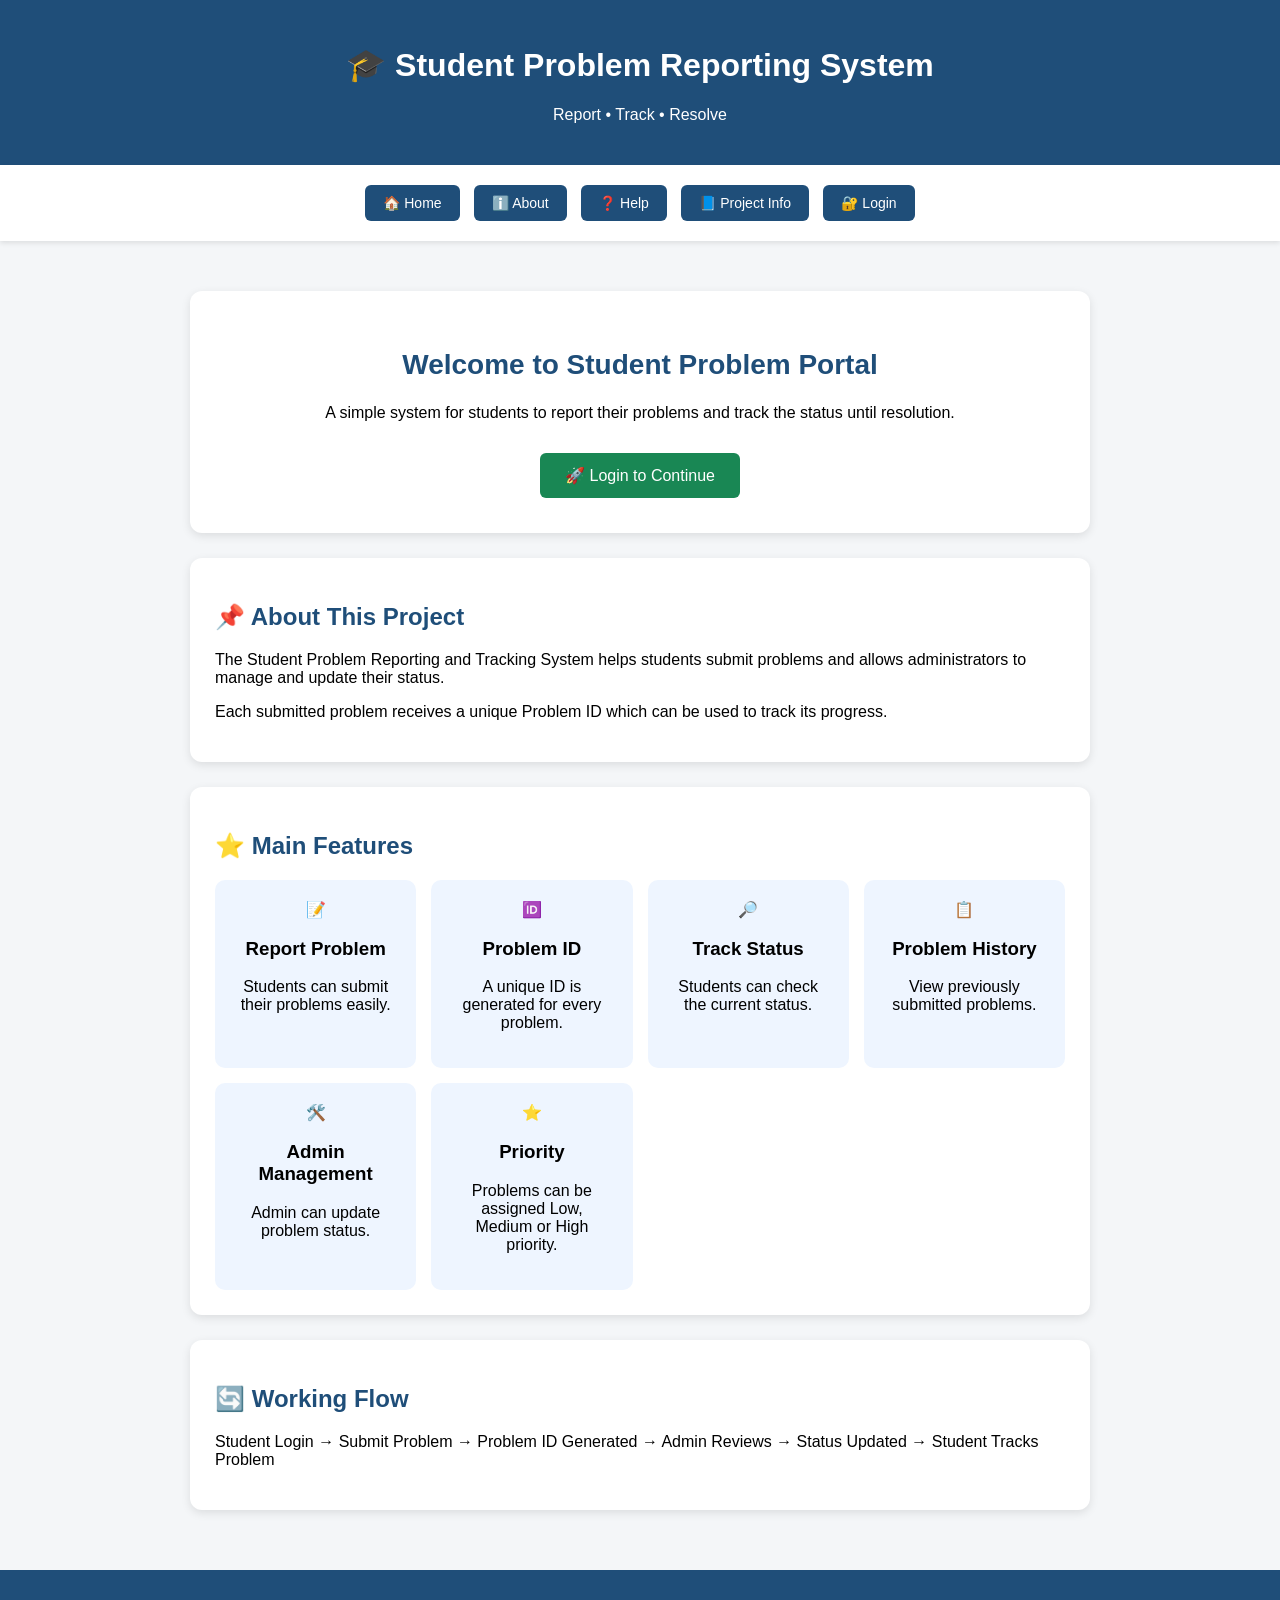
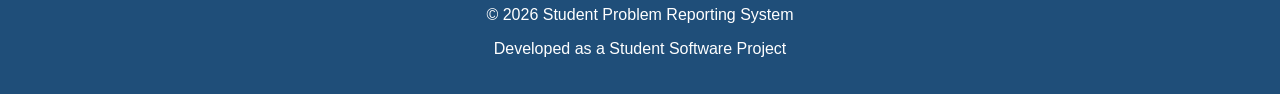
<file: Index.html>
<!DOCTYPE html>
<html>
<head>
    <title>Student Problem Reporting System</title>

    <style>
        body {
            font-family: Arial;
            margin: 0;
            background: #f4f6f8;
        }

        header {
            background: #1f4e79;
            color: white;
            padding: 25px;
            text-align: center;
        }

        nav {
            background: white;
            padding: 15px;
            text-align: center;
            box-shadow: 0 2px 5px rgba(0,0,0,0.1);
        }

        nav button {
            margin: 5px;
            padding: 10px 18px;
            border: none;
            border-radius: 6px;
            background: #1f4e79;
            color: white;
            font-size: 14px;
        }

        .container {
            max-width: 900px;
            margin: 30px auto;
            padding: 20px;
        }

        .hero {
            background: white;
            padding: 35px;
            text-align: center;
            border-radius: 12px;
            box-shadow: 0 3px 10px rgba(0,0,0,0.1);
        }

        .hero h2 {
            color: #1f4e79;
            font-size: 28px;
        }

        .hero button {
            padding: 13px 25px;
            background: #198754;
            color: white;
            border: none;
            border-radius: 6px;
            font-size: 16px;
            margin-top: 15px;
        }

        .box {
            background: white;
            padding: 25px;
            margin-top: 25px;
            border-radius: 12px;
            box-shadow: 0 3px 10px rgba(0,0,0,0.1);
        }

        h2 {
            color: #1f4e79;
        }

        .features {
            display: grid;
            grid-template-columns: repeat(auto-fit, minmax(200px, 1fr));
            gap: 15px;
        }

        .feature {
            background: #eef5ff;
            padding: 20px;
            border-radius: 10px;
            text-align: center;
        }

        footer {
            margin-top: 40px;
            background: #1f4e79;
            color: white;
            text-align: center;
            padding: 20px;
        }
    </style>
</head>

<body>

<header>
    <h1>🎓 Student Problem Reporting System</h1>
    <p>Report • Track • Resolve</p>
</header>

<nav>
    <button onclick="goHome()">🏠 Home</button>
    <button onclick="openAbout()">ℹ️ About</button>
    <button onclick="openContact()">❓ Help</button>
    <button onclick="openReadme()">📘 Project Info</button>
    <button onclick="openLogin()">🔐 Login</button>
</nav>

<div class="container">

    <div class="hero">
        <h2>Welcome to Student Problem Portal</h2>

        <p>
            A simple system for students to report their problems
            and track the status until resolution.
        </p>

        <button onclick="openLogin()">
            🚀 Login to Continue
        </button>
    </div>

    <div class="box">
        <h2>📌 About This Project</h2>

        <p>
            The Student Problem Reporting and Tracking System
            helps students submit problems and allows administrators
            to manage and update their status.
        </p>

        <p>
            Each submitted problem receives a unique Problem ID
            which can be used to track its progress.
        </p>
    </div>

    <div class="box">
        <h2>⭐ Main Features</h2>

        <div class="features">

            <div class="feature">
                📝
                <h3>Report Problem</h3>
                <p>Students can submit their problems easily.</p>
            </div>

            <div class="feature">
                🆔
                <h3>Problem ID</h3>
                <p>A unique ID is generated for every problem.</p>
            </div>

            <div class="feature">
                🔎
                <h3>Track Status</h3>
                <p>Students can check the current status.</p>
            </div>

            <div class="feature">
                📋
                <h3>Problem History</h3>
                <p>View previously submitted problems.</p>
            </div>

            <div class="feature">
                🛠️
                <h3>Admin Management</h3>
                <p>Admin can update problem status.</p>
            </div>

            <div class="feature">
                ⭐
                <h3>Priority</h3>
                <p>Problems can be assigned Low, Medium or High priority.</p>
            </div>

        </div>
    </div>

    <div class="box">
        <h2>🔄 Working Flow</h2>

        <p>
            Student Login → Submit Problem → Problem ID Generated
            → Admin Reviews → Status Updated → Student Tracks Problem
        </p>
    </div>

</div>

<footer>
    <p>© 2026 Student Problem Reporting System</p>
    <p>Developed as a Student Software Project</p>
</footer>

<script>

function goHome() {
    window.location.href = "index.html";
}

function openAbout() {
    window.location.href = "about.html";
}

function openContact() {
    window.location.href = "contact.html";
}

function openReadme() {
    window.location.href = "README.html";
}

function openLogin() {
    window.location.href = "login.html";
}

</script>

</body>
</html>
</file>
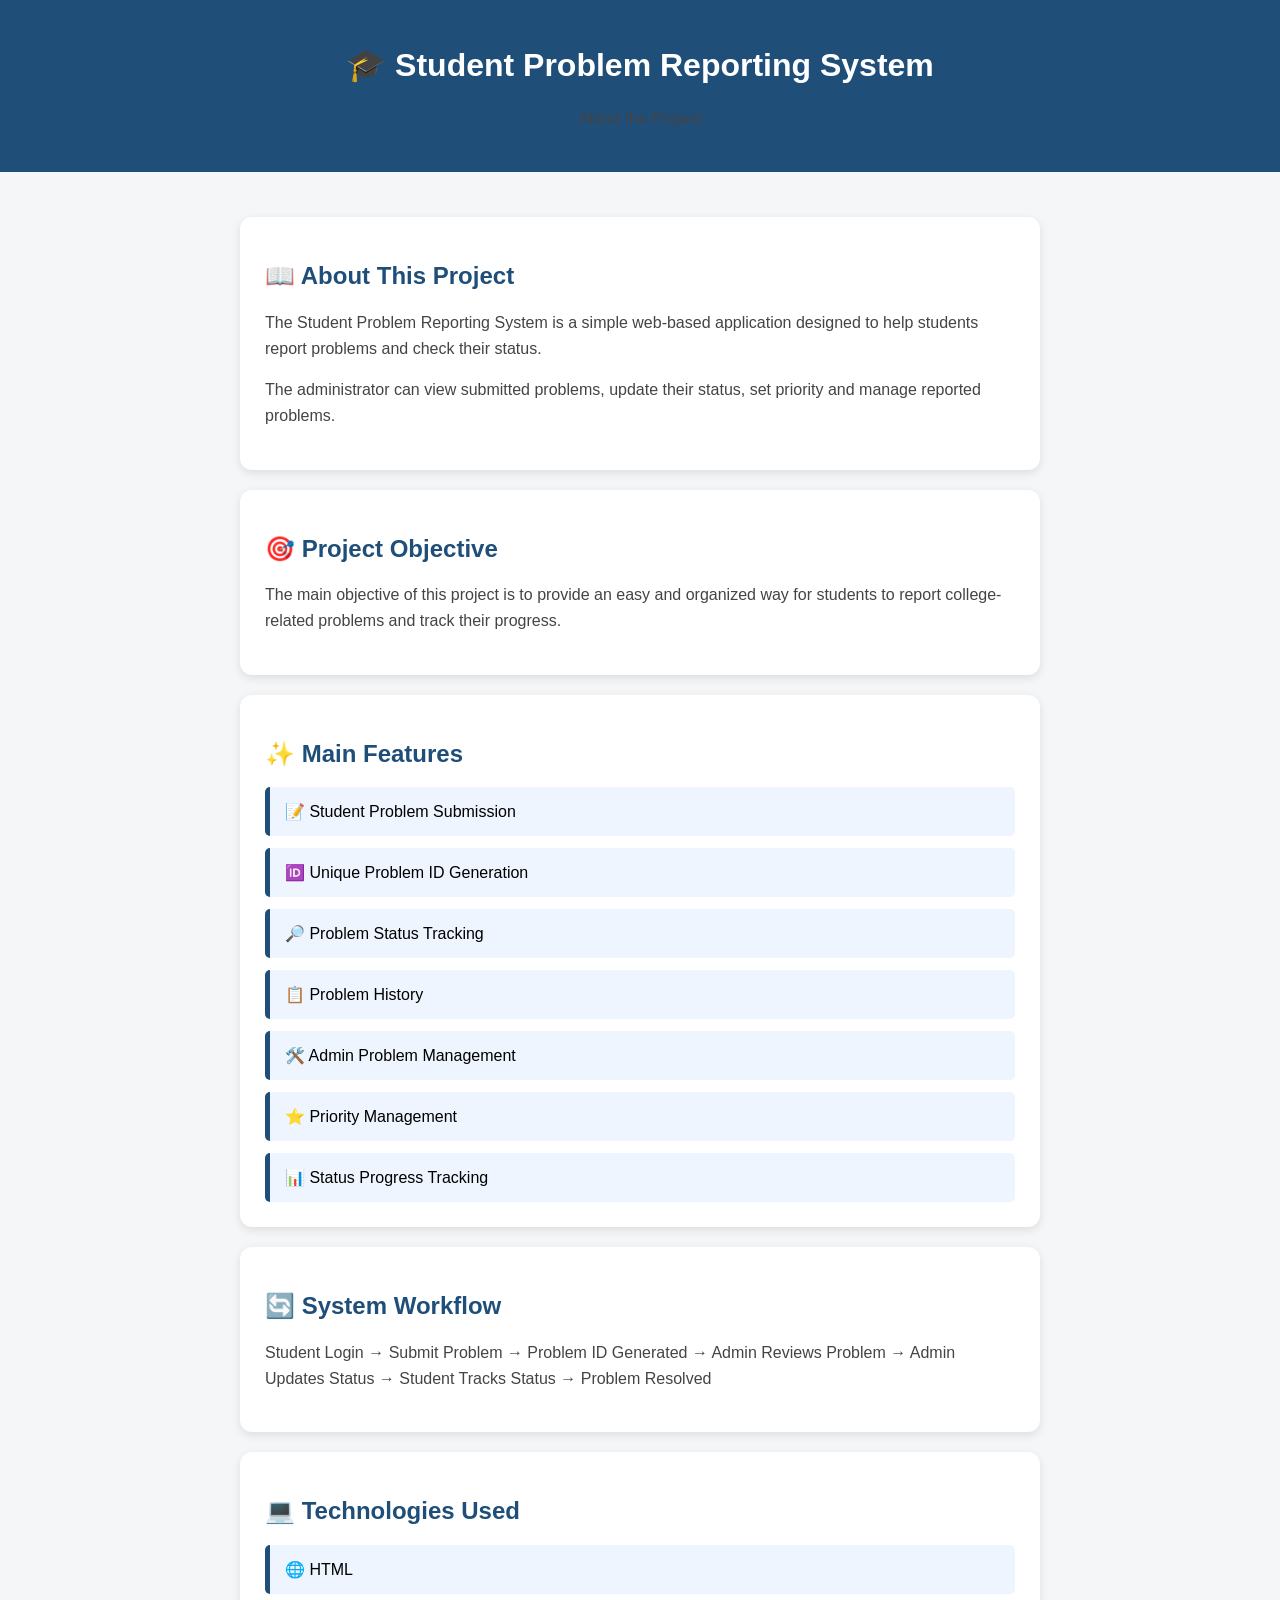
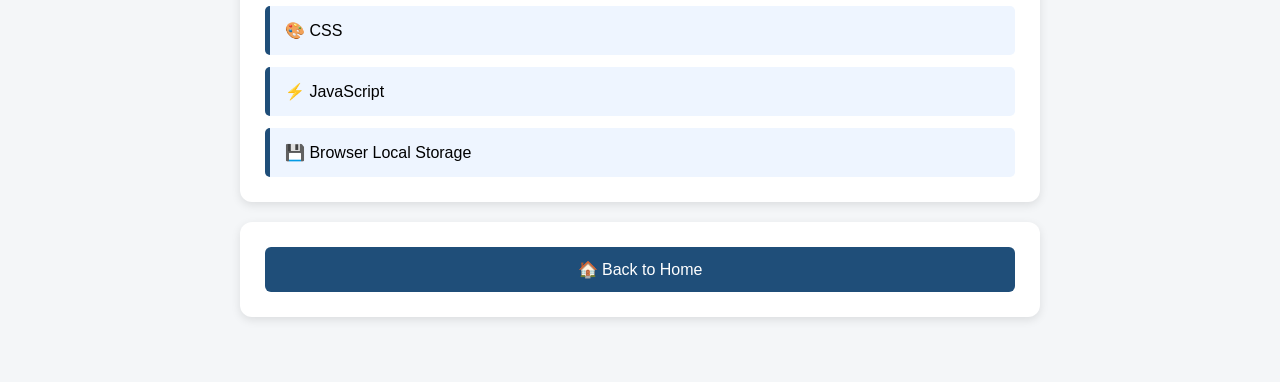
<file: about.html>
<!DOCTYPE html>
<html>
<head>

    <title>About - Student Problem Reporting System</title>

    <style>

        body {
            font-family: Arial;
            margin: 0;
            background: #f4f6f8;
        }

        header {
            background: #1f4e79;
            color: white;
            text-align: center;
            padding: 25px;
        }

        .container {
            max-width: 800px;
            margin: 25px auto;
            padding: 20px;
        }

        .box {
            background: white;
            padding: 25px;
            margin-bottom: 20px;
            border-radius: 12px;
            box-shadow: 0 3px 10px rgba(0,0,0,0.1);
        }

        h2 {
            color: #1f4e79;
        }

        p {
            line-height: 1.6;
            color: #444;
        }

        .feature {
            background: #eef5ff;
            padding: 15px;
            margin-top: 12px;
            border-left: 5px solid #1f4e79;
            border-radius: 5px;
        }

        button {
            width: 100%;
            padding: 13px;
            border: none;
            border-radius: 6px;
            background: #1f4e79;
            color: white;
            font-size: 16px;
        }

    </style>

</head>


<body>


<header>

    <h1>🎓 Student Problem Reporting System</h1>

    <p>About the Project</p>

</header>


<div class="container">


    <div class="box">

        <h2>📖 About This Project</h2>

        <p>
            The Student Problem Reporting System is a
            simple web-based application designed to help
            students report problems and check their status.
        </p>

        <p>
            The administrator can view submitted problems,
            update their status, set priority and manage
            reported problems.
        </p>

    </div>


    <div class="box">

        <h2>🎯 Project Objective</h2>

        <p>
            The main objective of this project is to provide
            an easy and organized way for students to report
            college-related problems and track their progress.
        </p>

    </div>


    <div class="box">

        <h2>✨ Main Features</h2>


        <div class="feature">
            📝 Student Problem Submission
        </div>


        <div class="feature">
            🆔 Unique Problem ID Generation
        </div>


        <div class="feature">
            🔎 Problem Status Tracking
        </div>


        <div class="feature">
            📋 Problem History
        </div>


        <div class="feature">
            🛠️ Admin Problem Management
        </div>


        <div class="feature">
            ⭐ Priority Management
        </div>


        <div class="feature">
            📊 Status Progress Tracking
        </div>

    </div>


    <div class="box">

        <h2>🔄 System Workflow</h2>

        <p>
            Student Login
            → Submit Problem
            → Problem ID Generated
            → Admin Reviews Problem
            → Admin Updates Status
            → Student Tracks Status
            → Problem Resolved
        </p>

    </div>


    <div class="box">

        <h2>💻 Technologies Used</h2>

        <div class="feature">
            🌐 HTML
        </div>

        <div class="feature">
            🎨 CSS
        </div>

        <div class="feature">
            ⚡ JavaScript
        </div>

        <div class="feature">
            💾 Browser Local Storage
        </div>

    </div>


    <div class="box">

        <button onclick="goHome()">
            🏠 Back to Home
        </button>

    </div>


</div>


<script>

function goHome() {

    window.location.href = "index.html";

}

</script>


</body>
</html>
</file>
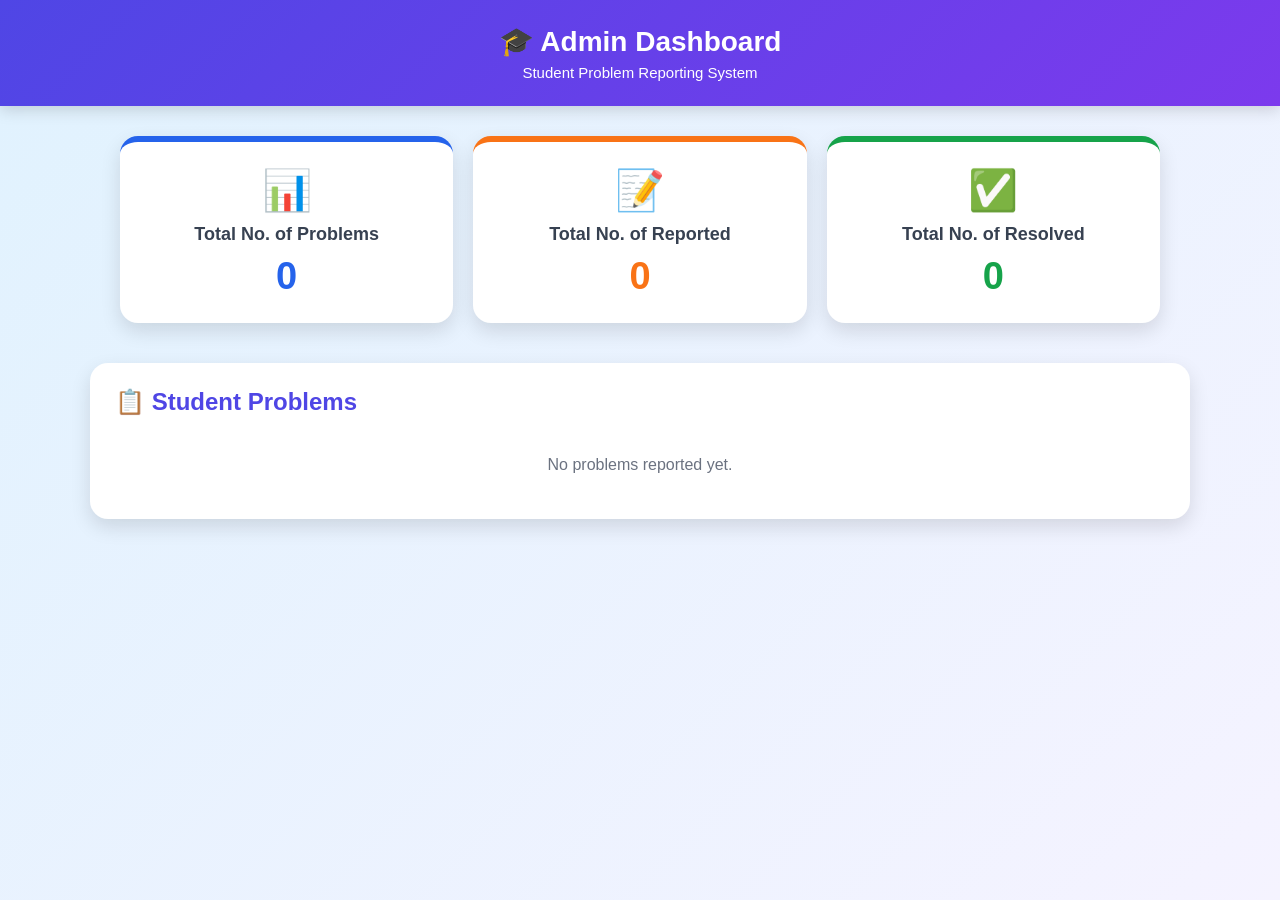
<file: admin.html>
<!DOCTYPE html>
<html lang="en">
<head>
    <meta charset="UTF-8">
    <meta name="viewport" content="width=device-width, initial-scale=1.0">
    <title>Admin Dashboard</title>

    <style>
        * {
            box-sizing: border-box;
            margin: 0;
            padding: 0;
            font-family: Arial, sans-serif;
        }

        body {
            background: linear-gradient(135deg, #e0f2fe, #f5f3ff);
            min-height: 100vh;
        }

        /* Header */
        .header {
            background: linear-gradient(135deg, #4f46e5, #7c3aed);
            color: white;
            padding: 25px;
            text-align: center;
            box-shadow: 0 4px 15px rgba(0,0,0,0.15);
        }

        .header h1 {
            font-size: 28px;
            margin-bottom: 6px;
        }

        .header p {
            font-size: 15px;
        }

        /* Dashboard cards */
        .dashboard {
            display: grid;
            grid-template-columns: repeat(3, 1fr);
            gap: 20px;
            padding: 30px;
            max-width: 1100px;
            margin: auto;
        }

        .card {
            background: white;
            border-radius: 18px;
            padding: 25px;
            text-align: center;
            box-shadow: 0 8px 20px rgba(0,0,0,0.12);
            transition: 0.3s;
        }

        .card:hover {
            transform: translateY(-5px);
        }

        .icon {
            font-size: 40px;
            margin-bottom: 10px;
        }

        .card h2 {
            font-size: 18px;
            margin-bottom: 10px;
            color: #374151;
        }

        .number {
            font-size: 38px;
            font-weight: bold;
        }

        .blue {
            border-top: 6px solid #2563eb;
        }

        .blue .number {
            color: #2563eb;
        }

        .orange {
            border-top: 6px solid #f97316;
        }

        .orange .number {
            color: #f97316;
        }

        .green {
            border-top: 6px solid #16a34a;
        }

        .green .number {
            color: #16a34a;
        }

        /* Complaints section */
        .complaints {
            background: white;
            max-width: 1100px;
            margin: 10px auto 40px;
            padding: 25px;
            border-radius: 18px;
            box-shadow: 0 8px 20px rgba(0,0,0,0.12);
        }

        .complaints h2 {
            color: #4f46e5;
            margin-bottom: 20px;
        }

        .complaint {
            border: 1px solid #e5e7eb;
            border-radius: 12px;
            padding: 15px;
            margin-bottom: 12px;
            background: #f9fafb;
        }

        .complaint strong {
            color: #111827;
        }

        select {
            padding: 8px;
            border-radius: 8px;
            border: 1px solid #cbd5e1;
            margin-top: 10px;
        }

        button {
            background: #4f46e5;
            color: white;
            border: none;
            padding: 9px 15px;
            border-radius: 8px;
            cursor: pointer;
            margin-left: 5px;
        }

        button:hover {
            background: #3730a3;
        }

        .empty {
            text-align: center;
            color: #6b7280;
            padding: 20px;
        }

        /* Mobile */
        @media (max-width: 700px) {
            .dashboard {
                grid-template-columns: 1fr;
                padding: 20px;
            }

            .complaints {
                margin: 10px 20px 30px;
            }
        }
    </style>
</head>

<body>

    <div class="header">
        <h1>🎓 Admin Dashboard</h1>
        <p>Student Problem Reporting System</p>
    </div>

    <!-- Statistics -->
    <div class="dashboard">

        <div class="card blue">
            <div class="icon">📊</div>
            <h2>Total No. of Problems</h2>
            <div class="number" id="totalProblems">0</div>
        </div>

        <div class="card orange">
            <div class="icon">📝</div>
            <h2>Total No. of Reported</h2>
            <div class="number" id="totalReported">0</div>
        </div>

        <div class="card green">
            <div class="icon">✅</div>
            <h2>Total No. of Resolved</h2>
            <div class="number" id="totalResolved">0</div>
        </div>

    </div>

    <!-- Complaints -->
    <div class="complaints">
        <h2>📋 Student Problems</h2>

        <div id="complaintList">
            <div class="empty">
                No problems reported yet.
            </div>
        </div>
    </div>

    <script>

        function loadProblems() {

            let problems = JSON.parse(
                localStorage.getItem("problems")
            ) || [];

            let total = problems.length;

            let reported = problems.filter(function(problem) {
                return !problem.status ||
                       problem.status === "Submitted" ||
                       problem.status === "Reported";
            }).length;

            let resolved = problems.filter(function(problem) {
                return problem.status === "Resolved";
            }).length;

            document.getElementById("totalProblems").textContent = total;
            document.getElementById("totalReported").textContent = reported;
            document.getElementById("totalResolved").textContent = resolved;

            let list = document.getElementById("complaintList");

            if (problems.length === 0) {
                list.innerHTML =
                    '<div class="empty">No problems reported yet.</div>';
                return;
            }

            list.innerHTML = "";

            problems.forEach(function(problem, index) {

                let div = document.createElement("div");
                div.className = "complaint";

                div.innerHTML = `
                    <strong>Problem ID:</strong>
                    ${problem.id || "P" + (index + 1)}
                    <br><br>

                    <strong>Category:</strong>
                    ${problem.category || "Not specified"}
                    <br><br>

                    <strong>Problem:</strong>
                    ${problem.description || "No description"}
                    <br>

                    <select id="status${index}">
                        <option value="Submitted"
                            ${problem.status === "Submitted" ? "selected" : ""}>
                            Submitted
                        </option>

                        <option value="In Progress"
                            ${problem.status === "In Progress" ? "selected" : ""}>
                            In Progress
                        </option>

                        <option value="Resolved"
                            ${problem.status === "Resolved" ? "selected" : ""}>
                            Resolved
                        </option>
                    </select>

                    <button onclick="updateStatus(${index})">
                        Update Status
                    </button>
                `;

                list.appendChild(div);
            });
        }


        function updateStatus(index) {

            let problems = JSON.parse(
                localStorage.getItem("problems")
            ) || [];

            let newStatus =
                document.getElementById("status" + index).value;

            problems[index].status = newStatus;

            localStorage.setItem(
                "problems",
                JSON.stringify(problems)
            );

            alert("Status updated successfully!");

            loadProblems();
        }


        loadProblems();

    </script>

</body>
</html>
</file>
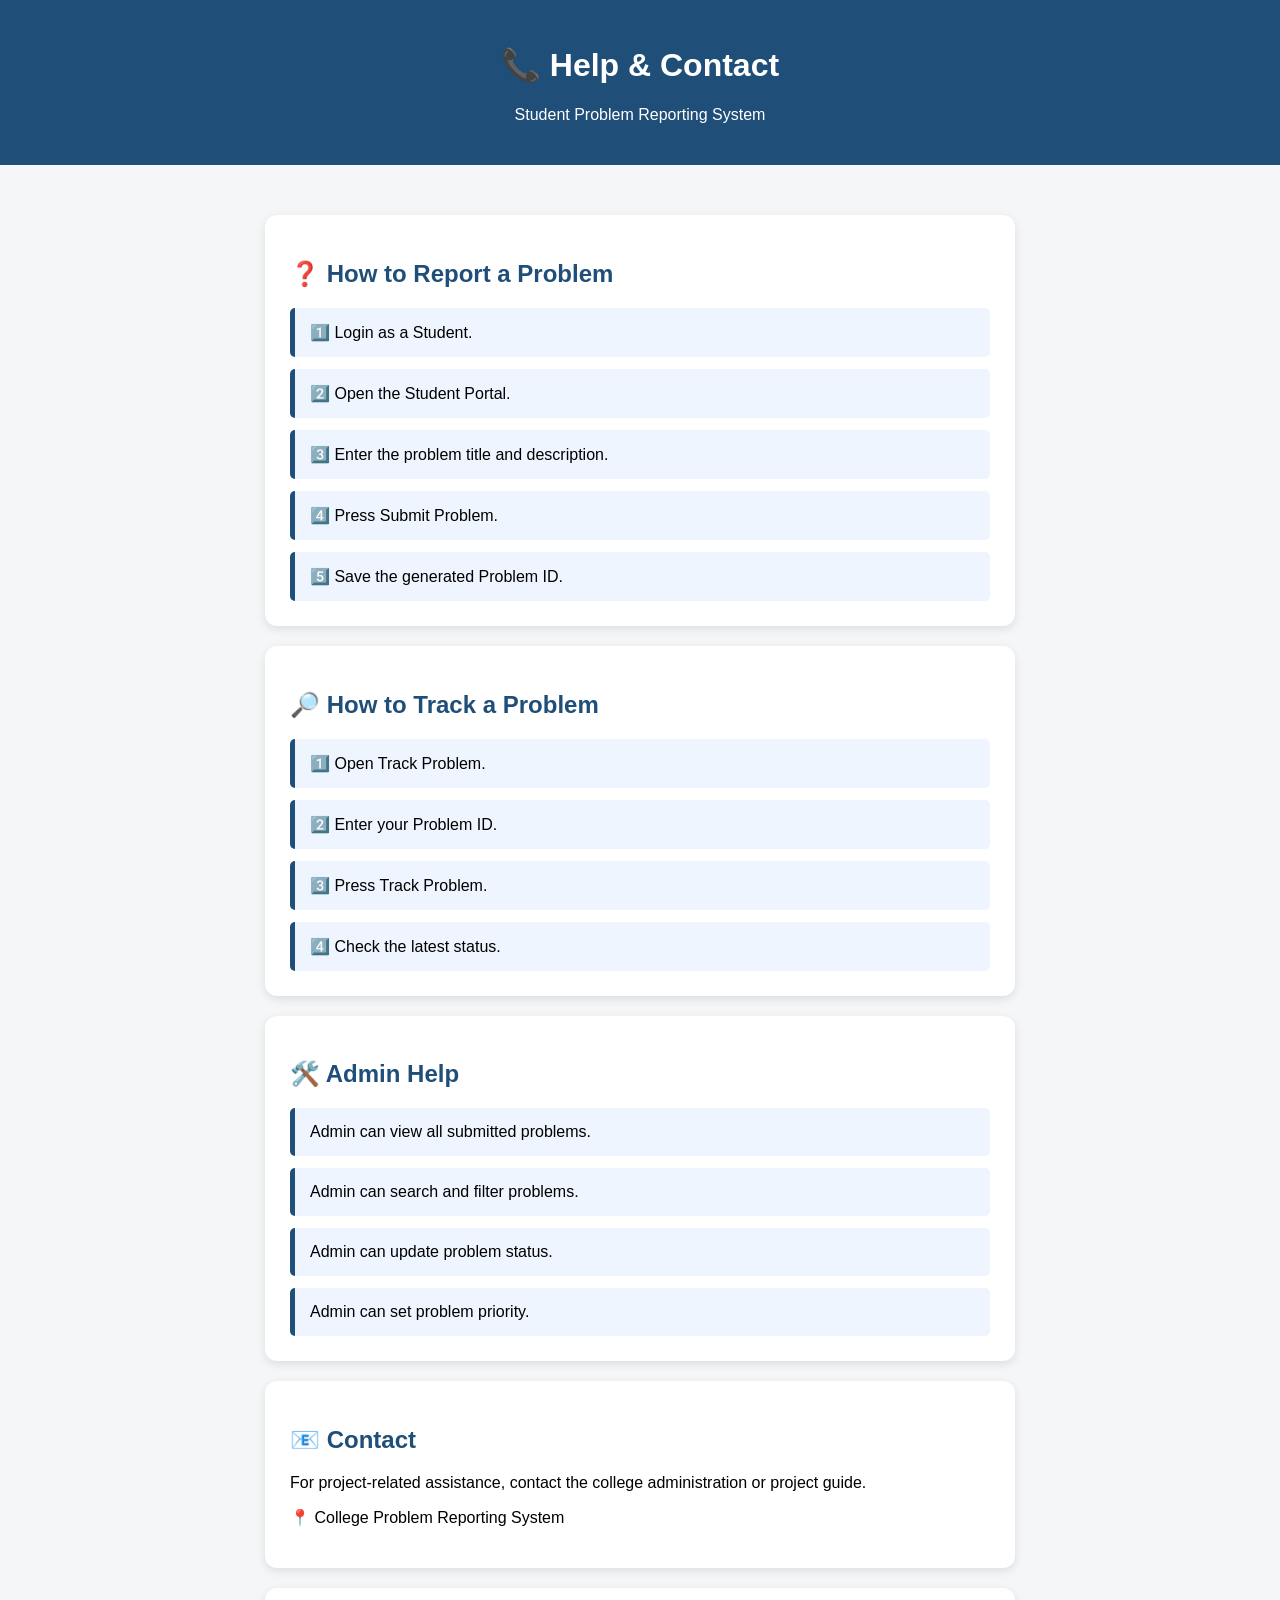
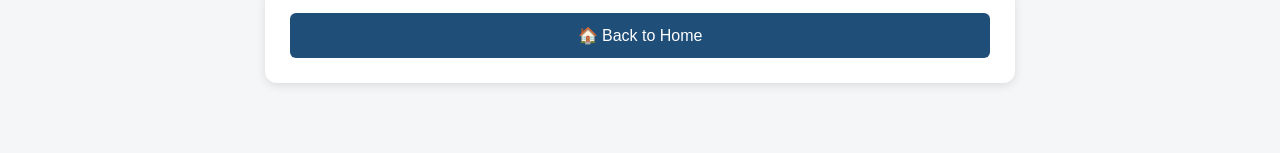
<file: Contact.html>
<!DOCTYPE html>
<html>
<head>

    <title>Help & Contact</title>

    <style>

        body {
            font-family: Arial;
            margin: 0;
            background: #f4f6f8;
        }

        header {
            background: #1f4e79;
            color: white;
            text-align: center;
            padding: 25px;
        }

        .container {
            max-width: 750px;
            margin: 30px auto;
            padding: 20px;
        }

        .box {
            background: white;
            padding: 25px;
            margin-bottom: 20px;
            border-radius: 12px;
            box-shadow: 0 3px 10px rgba(0,0,0,0.1);
        }

        h2 {
            color: #1f4e79;
        }

        .help {
            background: #eef5ff;
            padding: 15px;
            margin-top: 12px;
            border-left: 5px solid #1f4e79;
            border-radius: 5px;
        }

        button {
            width: 100%;
            padding: 13px;
            border: none;
            border-radius: 6px;
            background: #1f4e79;
            color: white;
            font-size: 16px;
        }

    </style>

</head>


<body>


<header>

    <h1>📞 Help & Contact</h1>

    <p>Student Problem Reporting System</p>

</header>


<div class="container">


    <div class="box">

        <h2>❓ How to Report a Problem</h2>

        <div class="help">
            1️⃣ Login as a Student.
        </div>

        <div class="help">
            2️⃣ Open the Student Portal.
        </div>

        <div class="help">
            3️⃣ Enter the problem title and description.
        </div>

        <div class="help">
            4️⃣ Press Submit Problem.
        </div>

        <div class="help">
            5️⃣ Save the generated Problem ID.
        </div>

    </div>


    <div class="box">

        <h2>🔎 How to Track a Problem</h2>

        <div class="help">
            1️⃣ Open Track Problem.
        </div>

        <div class="help">
            2️⃣ Enter your Problem ID.
        </div>

        <div class="help">
            3️⃣ Press Track Problem.
        </div>

        <div class="help">
            4️⃣ Check the latest status.
        </div>

    </div>


    <div class="box">

        <h2>🛠️ Admin Help</h2>

        <div class="help">
            Admin can view all submitted problems.
        </div>

        <div class="help">
            Admin can search and filter problems.
        </div>

        <div class="help">
            Admin can update problem status.
        </div>

        <div class="help">
            Admin can set problem priority.
        </div>

    </div>


    <div class="box">

        <h2>📧 Contact</h2>

        <p>
            For project-related assistance, contact the
            college administration or project guide.
        </p>

        <p>
            📍 College Problem Reporting System
        </p>

    </div>


    <div class="box">

        <button onclick="goHome()">
            🏠 Back to Home
        </button>

    </div>


</div>


<script>

function goHome() {

    window.location.href = "index.html";

}

</script>


</body>
</html>
</file>
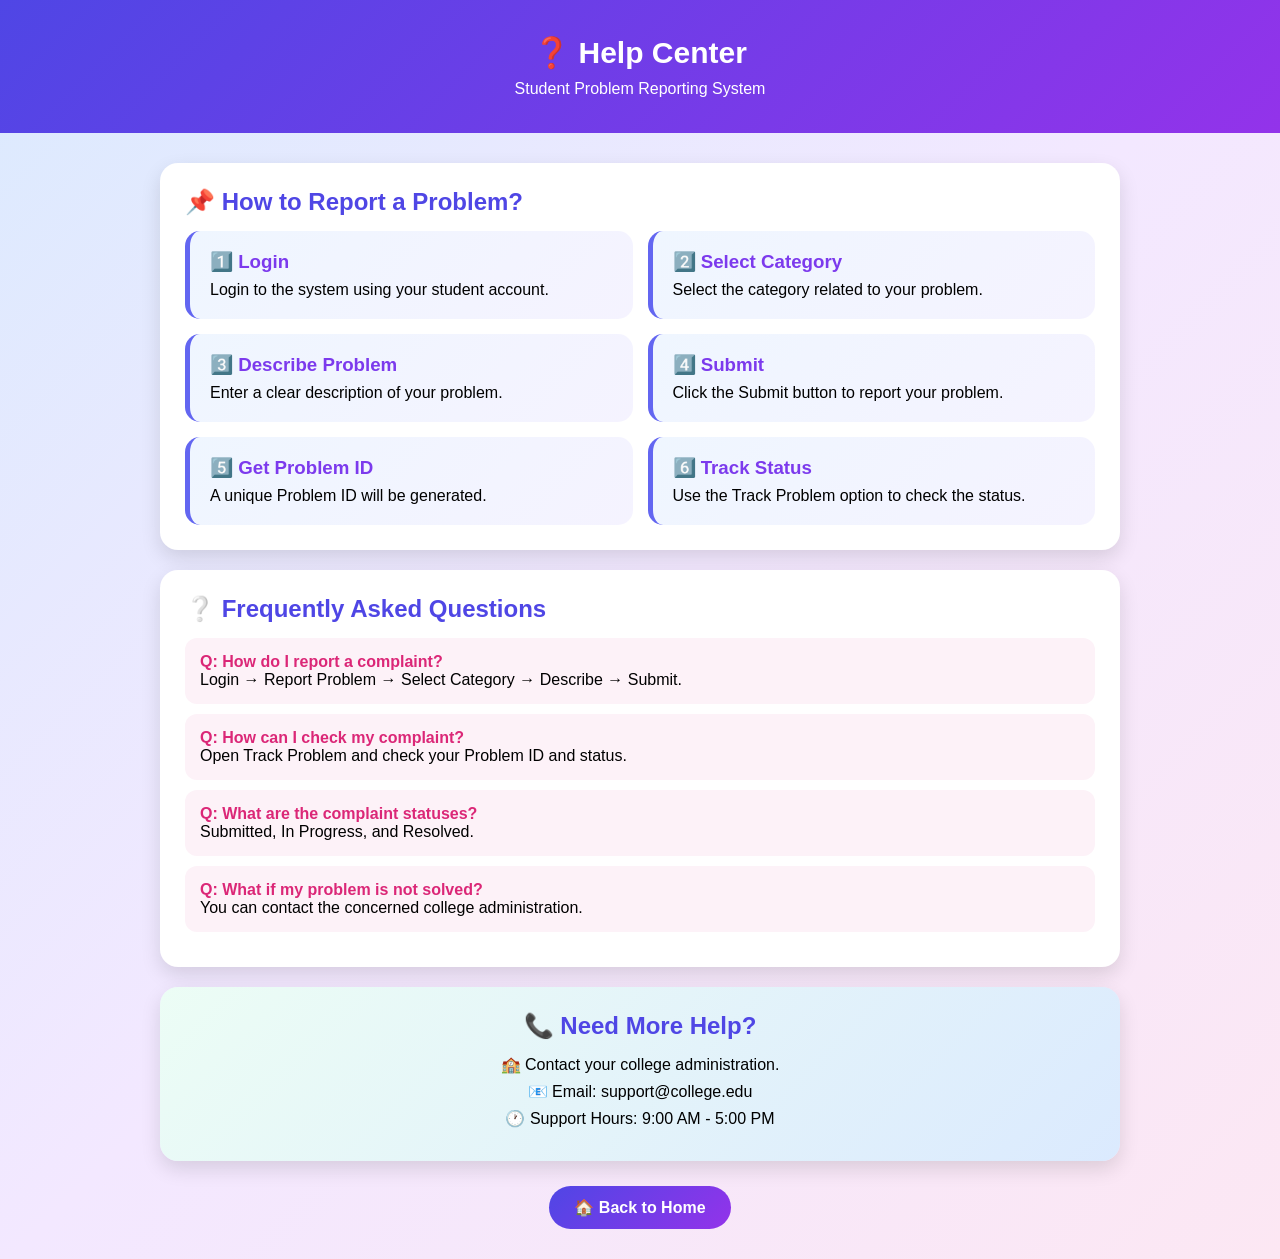
<file: Help.html>
<!DOCTYPE html>
<html lang="en">
<head>
    <meta charset="UTF-8">
    <meta name="viewport" content="width=device-width, initial-scale=1.0">
    <title>Help - Student Problem Reporting System</title>

    <style>
        * {
            box-sizing: border-box;
            margin: 0;
            padding: 0;
            font-family: Arial, sans-serif;
        }

        body {
            min-height: 100vh;
            background: linear-gradient(135deg, #dbeafe, #f3e8ff, #fce7f3);
        }

        .header {
            background: linear-gradient(135deg, #4f46e5, #9333ea);
            color: white;
            text-align: center;
            padding: 35px 20px;
        }

        .header h1 {
            font-size: 30px;
            margin-bottom: 10px;
        }

        .header p {
            font-size: 16px;
        }

        .container {
            max-width: 1000px;
            margin: 30px auto;
            padding: 0 20px;
        }

        .card {
            background: white;
            padding: 25px;
            margin-bottom: 20px;
            border-radius: 18px;
            box-shadow: 0 8px 20px rgba(0,0,0,0.12);
        }

        .card h2 {
            color: #4f46e5;
            margin-bottom: 15px;
        }

        .steps {
            display: grid;
            grid-template-columns: repeat(2, 1fr);
            gap: 15px;
        }

        .step {
            padding: 20px;
            border-radius: 15px;
            background: linear-gradient(135deg, #eff6ff, #f5f3ff);
            border-left: 5px solid #6366f1;
        }

        .step h3 {
            color: #7c3aed;
            margin-bottom: 8px;
        }

        .faq {
            padding: 15px;
            margin: 10px 0;
            background: #fdf2f8;
            border-radius: 12px;
        }

        .faq strong {
            color: #db2777;
        }

        .contact {
            background: linear-gradient(135deg, #ecfdf5, #dbeafe);
            text-align: center;
        }

        .contact p {
            margin: 8px;
        }

        .back {
            display: block;
            width: fit-content;
            margin: 25px auto;
            padding: 12px 25px;
            background: linear-gradient(135deg, #4f46e5, #9333ea);
            color: white;
            text-decoration: none;
            border-radius: 25px;
            font-weight: bold;
        }

        .back:hover {
            transform: scale(1.05);
        }

        @media (max-width: 700px) {
            .steps {
                grid-template-columns: 1fr;
            }

            .header h1 {
                font-size: 25px;
            }
        }
    </style>
</head>

<body>

    <div class="header">
        <h1>❓ Help Center</h1>
        <p>Student Problem Reporting System</p>
    </div>

    <div class="container">

        <div class="card">
            <h2>📌 How to Report a Problem?</h2>

            <div class="steps">

                <div class="step">
                    <h3>1️⃣ Login</h3>
                    <p>Login to the system using your student account.</p>
                </div>

                <div class="step">
                    <h3>2️⃣ Select Category</h3>
                    <p>Select the category related to your problem.</p>
                </div>

                <div class="step">
                    <h3>3️⃣ Describe Problem</h3>
                    <p>Enter a clear description of your problem.</p>
                </div>

                <div class="step">
                    <h3>4️⃣ Submit</h3>
                    <p>Click the Submit button to report your problem.</p>
                </div>

                <div class="step">
                    <h3>5️⃣ Get Problem ID</h3>
                    <p>A unique Problem ID will be generated.</p>
                </div>

                <div class="step">
                    <h3>6️⃣ Track Status</h3>
                    <p>Use the Track Problem option to check the status.</p>
                </div>

            </div>
        </div>

        <div class="card">
            <h2>❔ Frequently Asked Questions</h2>

            <div class="faq">
                <strong>Q: How do I report a complaint?</strong>
                <p>Login → Report Problem → Select Category → Describe → Submit.</p>
            </div>

            <div class="faq">
                <strong>Q: How can I check my complaint?</strong>
                <p>Open Track Problem and check your Problem ID and status.</p>
            </div>

            <div class="faq">
                <strong>Q: What are the complaint statuses?</strong>
                <p>Submitted, In Progress, and Resolved.</p>
            </div>

            <div class="faq">
                <strong>Q: What if my problem is not solved?</strong>
                <p>You can contact the concerned college administration.</p>
            </div>
        </div>

        <div class="card contact">
            <h2>📞 Need More Help?</h2>
            <p>🏫 Contact your college administration.</p>
            <p>📧 Email: support@college.edu</p>
            <p>🕐 Support Hours: 9:00 AM - 5:00 PM</p>
        </div>

        <a href="index.html" class="back">🏠 Back to Home</a>

    </div>

</body>
</html>
</file>
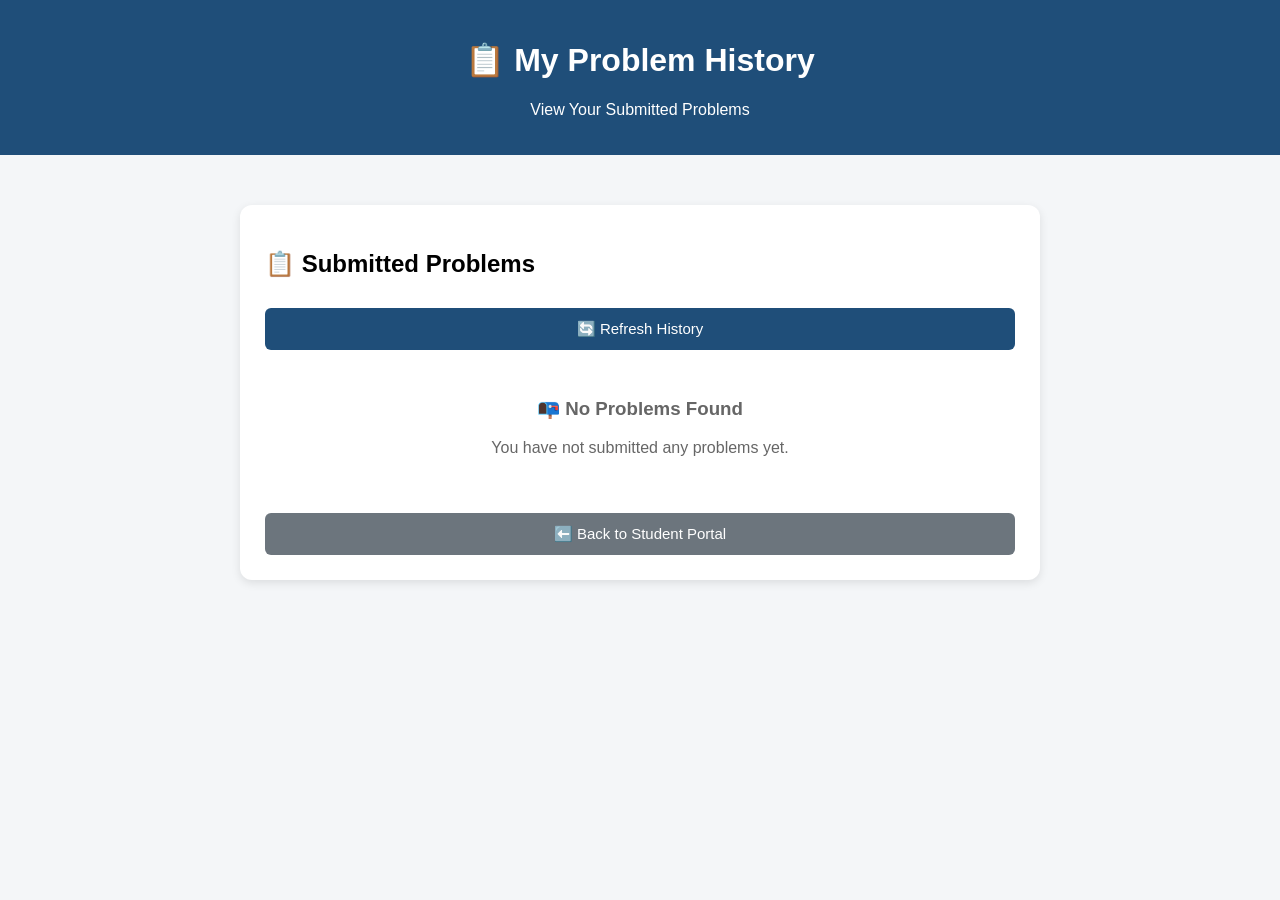
<file: history.html>
<!DOCTYPE html>
<html>
<head>

    <title>Problem History</title>

    <style>

        body {
            font-family: Arial;
            background: #f4f6f8;
            margin: 0;
        }

        header {
            background: #1f4e79;
            color: white;
            padding: 20px;
            text-align: center;
        }

        .container {
            max-width: 800px;
            margin: 30px auto;
            padding: 20px;
        }

        .box {
            background: white;
            padding: 25px;
            border-radius: 12px;
            box-shadow: 0 3px 10px rgba(0,0,0,0.10);
        }

        .problem {
            background: #f8f9fa;
            border: 1px solid #ddd;
            padding: 20px;
            margin-top: 20px;
            border-radius: 10px;
        }

        button {
            width: 100%;
            padding: 12px;
            border: none;
            border-radius: 6px;
            color: white;
            font-size: 15px;
            margin-top: 10px;
            background: #1f4e79;
        }

        .back {
            background: #6c757d;
        }

        .status {
            display: inline-block;
            padding: 7px 12px;
            border-radius: 6px;
            font-weight: bold;
        }

        .reported {
            background: #fff3cd;
            color: #856404;
        }

        .progress {
            background: #cfe2ff;
            color: #084298;
        }

        .resolved {
            background: #d1e7dd;
            color: #0f5132;
        }

        .priority {
            margin-top: 10px;
            padding: 10px;
            background: #eef5ff;
            border-left: 5px solid #1f4e79;
        }

        .empty {
            text-align: center;
            padding: 30px;
            color: #666;
        }

    </style>

</head>


<body>


<header>

    <h1>📋 My Problem History</h1>

    <p>View Your Submitted Problems</p>

</header>


<div class="container">


    <div class="box">

        <h2>📋 Submitted Problems</h2>


        <button onclick="loadHistory()">
            🔄 Refresh History
        </button>


        <div id="history"></div>


        <button
            class="back"
            onclick="goBack()"
        >
            ⬅️ Back to Student Portal
        </button>

    </div>


</div>


<script>


/* ============================= */
/* LOAD HISTORY */
/* ============================= */

function loadHistory() {


    var problems =
        JSON.parse(
            localStorage.getItem("problems")
        ) || [];


    var history =
        document.getElementById("history");


    history.innerHTML = "";


    if (problems.length == 0) {

        history.innerHTML =

            "<div class='empty'>" +

            "<h3>📭 No Problems Found</h3>" +

            "<p>You have not submitted any problems yet.</p>" +

            "</div>";

        return;
    }


    for (
        var i = problems.length - 1;
        i >= 0;
        i--
    ) {


        var p = problems[i];


        var status =
            p.status || "Reported";


        var priority =
            p.priority || "Medium";


        var statusClass =
            "reported";


        if (status == "In Progress") {

            statusClass =
                "progress";

        }


        if (status == "Resolved") {

            statusClass =
                "resolved";

        }


        history.innerHTML +=


            "<div class='problem'>" +


            "<h3>📝 " +
            p.title +
            "</h3>" +


            "<p>" +

            "<b>Problem ID:</b> " +

            p.id +

            "</p>" +


            "<p>" +

            "<b>Student:</b> " +

            p.name +

            "</p>" +


            "<p>" +

            "<b>Description:</b> " +

            p.description +

            "</p>" +


            "<p>" +

            "<b>Status:</b> " +

            "<span class='status " +
            statusClass +
            "'>" +

            status +

            "</span>" +

            "</p>" +


            "<div class='priority'>" +

            "<b>⭐ Priority:</b> " +

            priority +

            "</div>" +


            "<button onclick=\"trackProblem('" +
            p.id +
            "')\">" +

            "🔎 Track This Problem" +

            "</button>" +


            "</div>";

    }

}


/* ============================= */
/* TRACK PROBLEM */
/* ============================= */

function trackProblem(problemID) {


    window.location.href =
        "track.html?id=" +
        encodeURIComponent(problemID);

}


/* ============================= */
/* BACK */
/* ============================= */

function goBack() {

    window.location.href =
        "student.html";

}


/* ============================= */
/* START */
/* ============================= */

window.onload = function() {

    loadHistory();

};

</script>


</body>
</html>
</file>
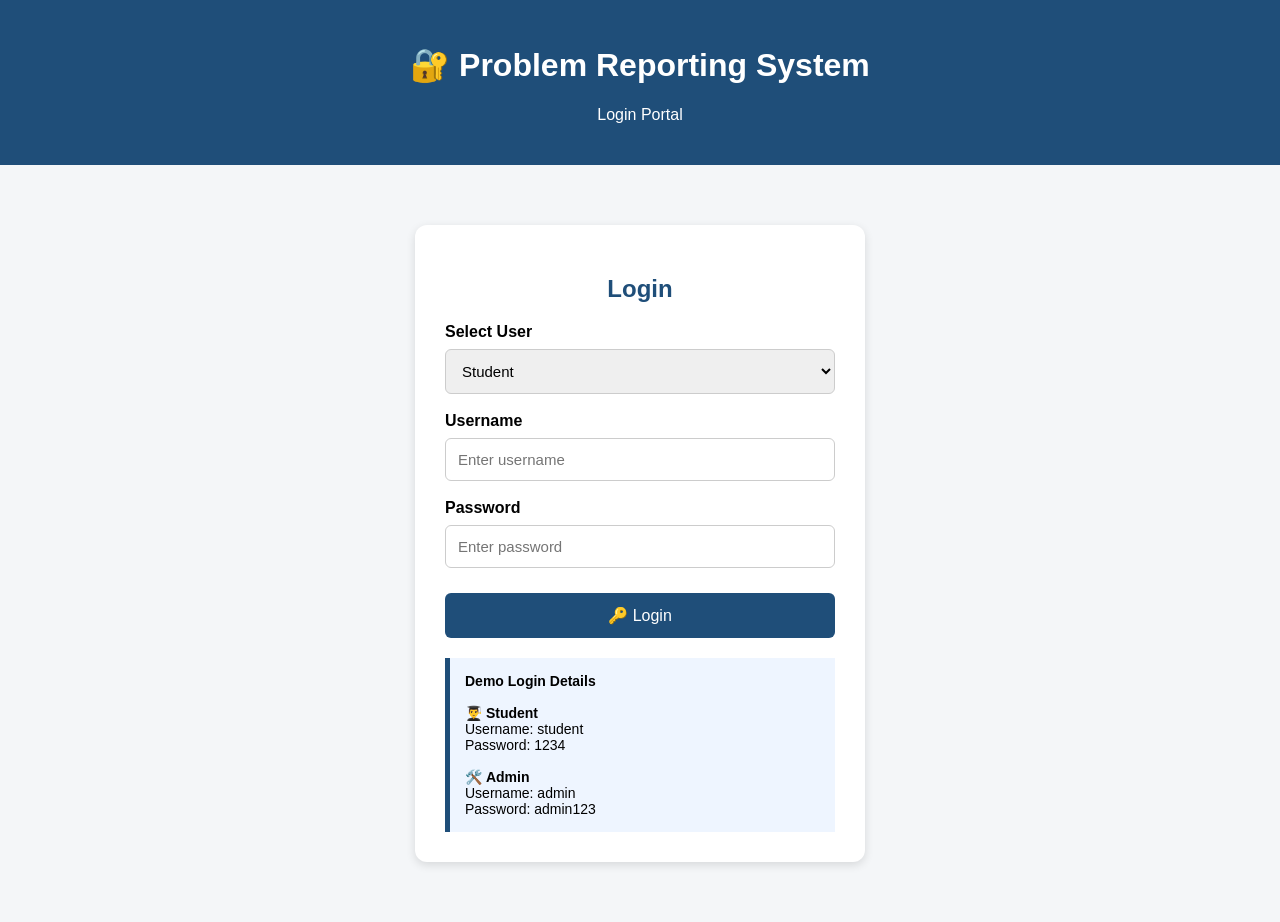
<file: login.html>
<!DOCTYPE html>
<html>
<head>
    <title>Problem Reporting System - Login</title>

    <style>
        body {
            font-family: Arial;
            background: #f4f6f8;
            margin: 0;
        }

        header {
            background: #1f4e79;
            color: white;
            padding: 25px;
            text-align: center;
        }

        .container {
            max-width: 450px;
            margin: 40px auto;
            padding: 20px;
        }

        .login-box {
            background: white;
            padding: 30px;
            border-radius: 12px;
            box-shadow: 0 3px 10px rgba(0,0,0,0.12);
        }

        h2 {
            text-align: center;
            color: #1f4e79;
        }

        label {
            display: block;
            margin-top: 18px;
            font-weight: bold;
        }

        input,
        select {
            width: 100%;
            padding: 12px;
            margin-top: 8px;
            box-sizing: border-box;
            border: 1px solid #ccc;
            border-radius: 6px;
            font-size: 15px;
        }

        button {
            width: 100%;
            padding: 13px;
            margin-top: 25px;
            background: #1f4e79;
            color: white;
            border: none;
            border-radius: 6px;
            font-size: 16px;
        }

        button:hover {
            background: #163a5c;
        }

        #message {
            text-align: center;
            margin-top: 15px;
            font-weight: bold;
        }

        .demo {
            background: #eef5ff;
            padding: 15px;
            margin-top: 20px;
            border-left: 5px solid #1f4e79;
            font-size: 14px;
        }
    </style>
</head>

<body>

<header>
    <h1>🔐 Problem Reporting System</h1>
    <p>Login Portal</p>
</header>


<div class="container">

    <div class="login-box">

        <h2>Login</h2>

        <label>Select User</label>

        <select id="userType">

            <option value="Student">
                Student
            </option>

            <option value="Admin">
                Admin
            </option>

        </select>


        <label>Username</label>

        <input
            type="text"
            id="username"
            placeholder="Enter username"
        >


        <label>Password</label>

        <input
            type="password"
            id="password"
            placeholder="Enter password"
        >


        <button onclick="login()">
            🔑 Login
        </button>


        <div id="message"></div>


        <div class="demo">

            <b>Demo Login Details</b>

            <br><br>

            👨‍🎓 <b>Student</b>

            <br>

            Username: student

            <br>

            Password: 1234

            <br><br>

            🛠️ <b>Admin</b>

            <br>

            Username: admin

            <br>

            Password: admin123

        </div>

    </div>

</div>


<script>

function login() {

    var userType =
        document.getElementById("userType").value;

    var username =
        document.getElementById("username")
        .value.trim();

    var password =
        document.getElementById("password")
        .value.trim();

    var message =
        document.getElementById("message");


    /* Check empty fields */

    if (username == "" || password == "") {

        message.innerHTML =
            "<span style='color:red;'>" +
            "❌ Please enter username and password." +
            "</span>";

        return;
    }


    /* Student Login */

    if (
        userType == "Student" &&
        username == "student" &&
        password == "1234"
    ) {

        message.innerHTML =
            "<span style='color:green;'>" +
            "✅ Student Login Successful!" +
            "</span>";

        setTimeout(function() {

            window.location.href = "student.html";

        }, 800);

        return;
    }


    /* Admin Login */

    if (
        userType == "Admin" &&
        username == "admin" &&
        password == "admin123"
    ) {

        message.innerHTML =
            "<span style='color:green;'>" +
            "✅ Admin Login Successful!" +
            "</span>";

        setTimeout(function() {

            window.location.href = "admin.html";

        }, 800);

        return;
    }


    /* Wrong Login */

    message.innerHTML =
        "<span style='color:red;'>" +
        "❌ Invalid username or password." +
        "</span>";

}

</script>

</body>
</html>
</file>
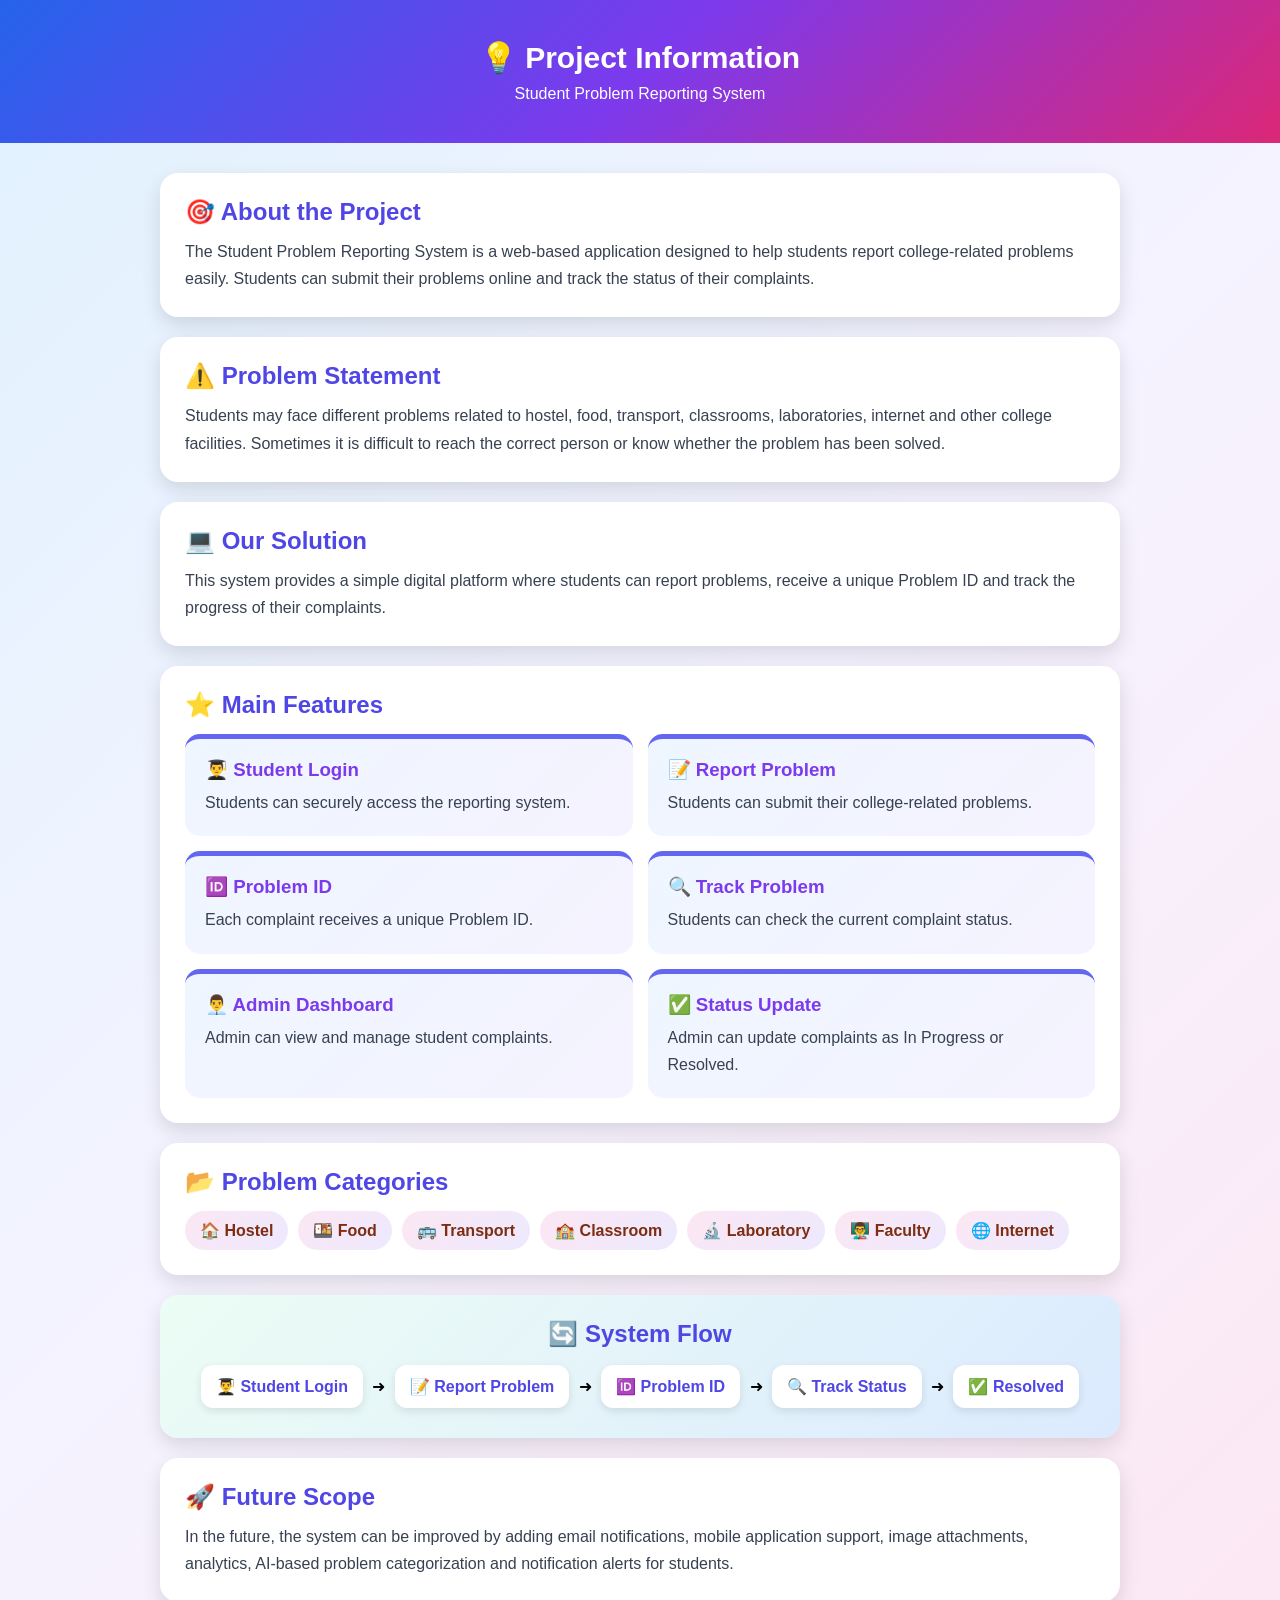
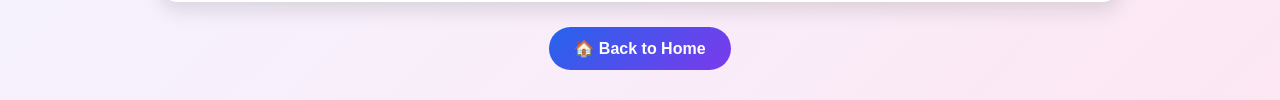
<file: Project-info.html>
<!DOCTYPE html>
<html lang="en">
<head>
    <meta charset="UTF-8">
    <meta name="viewport" content="width=device-width, initial-scale=1.0">
    <title>Project Info - Student Problem Reporting System</title>

    <style>
        * {
            box-sizing: border-box;
            margin: 0;
            padding: 0;
            font-family: Arial, sans-serif;
        }

        body {
            min-height: 100vh;
            background: linear-gradient(135deg, #e0f2fe, #f5f3ff, #fce7f3);
        }

        .header {
            background: linear-gradient(135deg, #2563eb, #7c3aed, #db2777);
            color: white;
            text-align: center;
            padding: 40px 20px;
        }

        .header h1 {
            font-size: 30px;
            margin-bottom: 10px;
        }

        .container {
            max-width: 1000px;
            margin: 30px auto;
            padding: 0 20px;
        }

        .card {
            background: white;
            padding: 25px;
            margin-bottom: 20px;
            border-radius: 18px;
            box-shadow: 0 8px 20px rgba(0,0,0,0.12);
        }

        .card h2 {
            color: #4f46e5;
            margin-bottom: 12px;
        }

        .card p {
            line-height: 1.7;
            color: #374151;
        }

        .features {
            display: grid;
            grid-template-columns: repeat(2, 1fr);
            gap: 15px;
            margin-top: 15px;
        }

        .feature {
            padding: 20px;
            border-radius: 15px;
            background: linear-gradient(135deg, #eff6ff, #f5f3ff);
            border-top: 5px solid #6366f1;
        }

        .feature h3 {
            color: #7c3aed;
            margin-bottom: 8px;
        }

        .categories {
            display: flex;
            flex-wrap: wrap;
            gap: 10px;
            margin-top: 15px;
        }

        .category {
            padding: 10px 15px;
            background: linear-gradient(135deg, #fce7f3, #ede9fe);
            border-radius: 20px;
            color: #7c2d12;
            font-weight: bold;
        }

        .flow {
            text-align: center;
            background: linear-gradient(135deg, #ecfdf5, #dbeafe);
        }

        .flow span {
            display: inline-block;
            padding: 12px 15px;
            margin: 5px;
            background: white;
            border-radius: 12px;
            box-shadow: 0 3px 8px rgba(0,0,0,0.1);
            font-weight: bold;
            color: #4f46e5;
        }

        .back {
            display: block;
            width: fit-content;
            margin: 25px auto;
            padding: 12px 25px;
            background: linear-gradient(135deg, #2563eb, #7c3aed);
            color: white;
            text-decoration: none;
            border-radius: 25px;
            font-weight: bold;
        }

        @media (max-width: 700px) {
            .features {
                grid-template-columns: 1fr;
            }

            .header h1 {
                font-size: 25px;
            }
        }
    </style>
</head>

<body>

    <div class="header">
        <h1>💡 Project Information</h1>
        <p>Student Problem Reporting System</p>
    </div>

    <div class="container">

        <div class="card">
            <h2>🎯 About the Project</h2>
            <p>
                The Student Problem Reporting System is a web-based application
                designed to help students report college-related problems easily.
                Students can submit their problems online and track the status
                of their complaints.
            </p>
        </div>

        <div class="card">
            <h2>⚠️ Problem Statement</h2>
            <p>
                Students may face different problems related to hostel,
                food, transport, classrooms, laboratories, internet and other
                college facilities. Sometimes it is difficult to reach the
                correct person or know whether the problem has been solved.
            </p>
        </div>

        <div class="card">
            <h2>💻 Our Solution</h2>
            <p>
                This system provides a simple digital platform where students
                can report problems, receive a unique Problem ID and track
                the progress of their complaints.
            </p>
        </div>

        <div class="card">
            <h2>⭐ Main Features</h2>

            <div class="features">

                <div class="feature">
                    <h3>👨‍🎓 Student Login</h3>
                    <p>Students can securely access the reporting system.</p>
                </div>

                <div class="feature">
                    <h3>📝 Report Problem</h3>
                    <p>Students can submit their college-related problems.</p>
                </div>

                <div class="feature">
                    <h3>🆔 Problem ID</h3>
                    <p>Each complaint receives a unique Problem ID.</p>
                </div>

                <div class="feature">
                    <h3>🔍 Track Problem</h3>
                    <p>Students can check the current complaint status.</p>
                </div>

                <div class="feature">
                    <h3>👨‍💼 Admin Dashboard</h3>
                    <p>Admin can view and manage student complaints.</p>
                </div>

                <div class="feature">
                    <h3>✅ Status Update</h3>
                    <p>Admin can update complaints as In Progress or Resolved.</p>
                </div>

            </div>
        </div>

        <div class="card">
            <h2>📂 Problem Categories</h2>

            <div class="categories">
                <div class="category">🏠 Hostel</div>
                <div class="category">🍱 Food</div>
                <div class="category">🚌 Transport</div>
                <div class="category">🏫 Classroom</div>
                <div class="category">🔬 Laboratory</div>
                <div class="category">👨‍🏫 Faculty</div>
                <div class="category">🌐 Internet</div>
            </div>
        </div>

        <div class="card flow">
            <h2>🔄 System Flow</h2>

            <span>👨‍🎓 Student Login</span>
            ➜
            <span>📝 Report Problem</span>
            ➜
            <span>🆔 Problem ID</span>
            ➜
            <span>🔍 Track Status</span>
            ➜
            <span>✅ Resolved</span>
        </div>

        <div class="card">
            <h2>🚀 Future Scope</h2>
            <p>
                In the future, the system can be improved by adding email
                notifications, mobile application support, image attachments,
                analytics, AI-based problem categorization and notification
                alerts for students.
            </p>
        </div>

        <a href="index.html" class="back">🏠 Back to Home</a>

    </div>

</body>
</html>
</file>
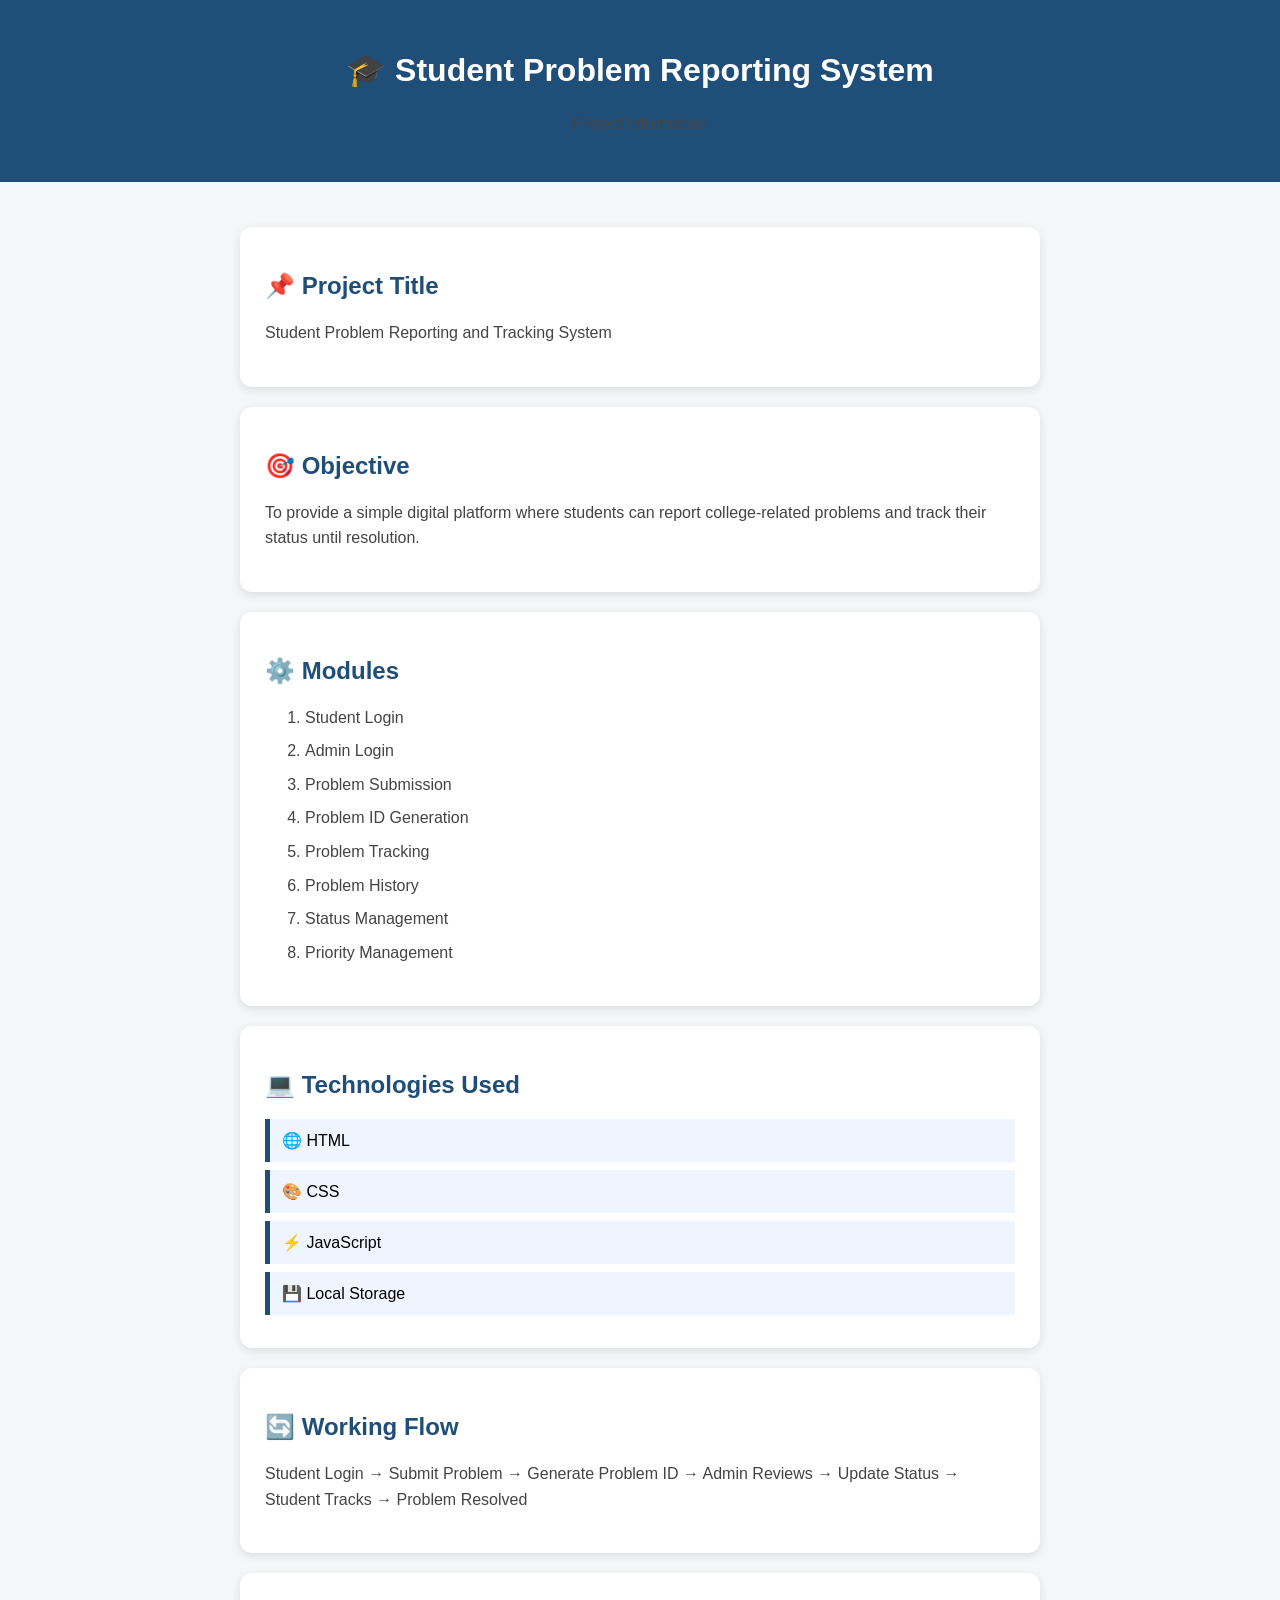
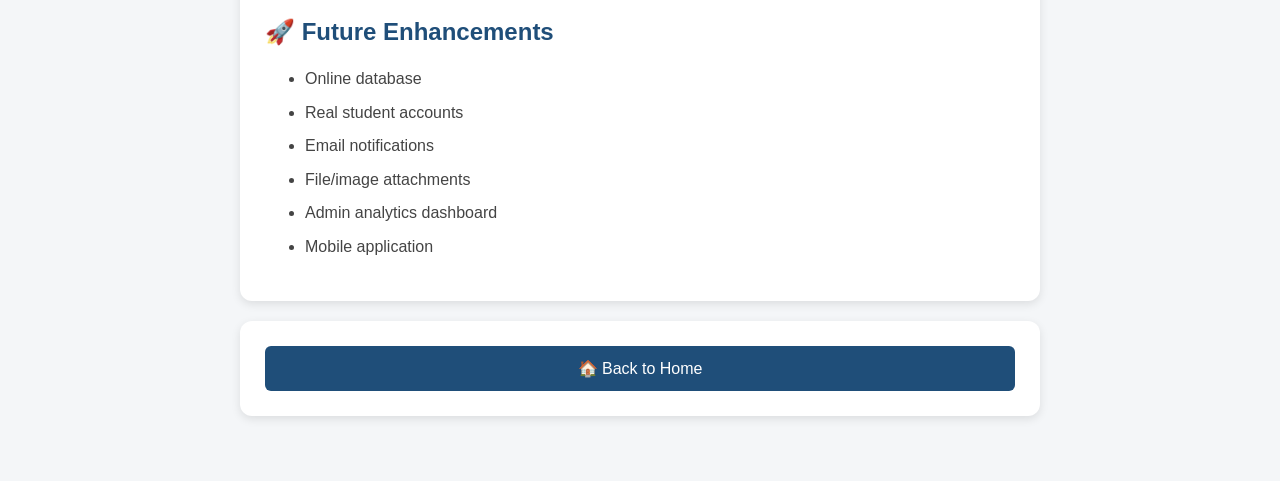
<file: Readme.html>
<!DOCTYPE html>
<html>
<head>

    <title>Project Information</title>

    <style>

        body {
            font-family: Arial;
            background: #f4f6f8;
            margin: 0;
        }

        header {
            background: #1f4e79;
            color: white;
            text-align: center;
            padding: 30px;
        }

        .container {
            max-width: 800px;
            margin: 25px auto;
            padding: 20px;
        }

        .box {
            background: white;
            padding: 25px;
            margin-bottom: 20px;
            border-radius: 12px;
            box-shadow: 0 3px 10px rgba(0,0,0,0.1);
        }

        h2 {
            color: #1f4e79;
        }

        p, li {
            line-height: 1.6;
            color: #444;
        }

        li {
            margin: 8px 0;
        }

        .tech {
            background: #eef5ff;
            padding: 12px;
            margin: 8px 0;
            border-left: 5px solid #1f4e79;
        }

        button {
            width: 100%;
            padding: 13px;
            background: #1f4e79;
            color: white;
            border: none;
            border-radius: 6px;
            font-size: 16px;
        }

    </style>

</head>

<body>

<header>

    <h1>🎓 Student Problem Reporting System</h1>

    <p>Project Information</p>

</header>


<div class="container">


    <div class="box">

        <h2>📌 Project Title</h2>

        <p>
            Student Problem Reporting and Tracking System
        </p>

    </div>


    <div class="box">

        <h2>🎯 Objective</h2>

        <p>
            To provide a simple digital platform where
            students can report college-related problems
            and track their status until resolution.
        </p>

    </div>


    <div class="box">

        <h2>⚙️ Modules</h2>

        <ol>

            <li>Student Login</li>

            <li>Admin Login</li>

            <li>Problem Submission</li>

            <li>Problem ID Generation</li>

            <li>Problem Tracking</li>

            <li>Problem History</li>

            <li>Status Management</li>

            <li>Priority Management</li>

        </ol>

    </div>


    <div class="box">

        <h2>💻 Technologies Used</h2>

        <div class="tech">
            🌐 HTML
        </div>

        <div class="tech">
            🎨 CSS
        </div>

        <div class="tech">
            ⚡ JavaScript
        </div>

        <div class="tech">
            💾 Local Storage
        </div>

    </div>


    <div class="box">

        <h2>🔄 Working Flow</h2>

        <p>
            Student Login
            → Submit Problem
            → Generate Problem ID
            → Admin Reviews
            → Update Status
            → Student Tracks
            → Problem Resolved
        </p>

    </div>


    <div class="box">

        <h2>🚀 Future Enhancements</h2>

        <ul>

            <li>Online database</li>

            <li>Real student accounts</li>

            <li>Email notifications</li>

            <li>File/image attachments</li>

            <li>Admin analytics dashboard</li>

            <li>Mobile application</li>

        </ul>

    </div>


    <div class="box">

        <button onclick="goHome()">
            🏠 Back to Home
        </button>

    </div>


</div>


<script>

function goHome() {

    window.location.href = "index.html";

}

</script>

</body>
</html>
</file>
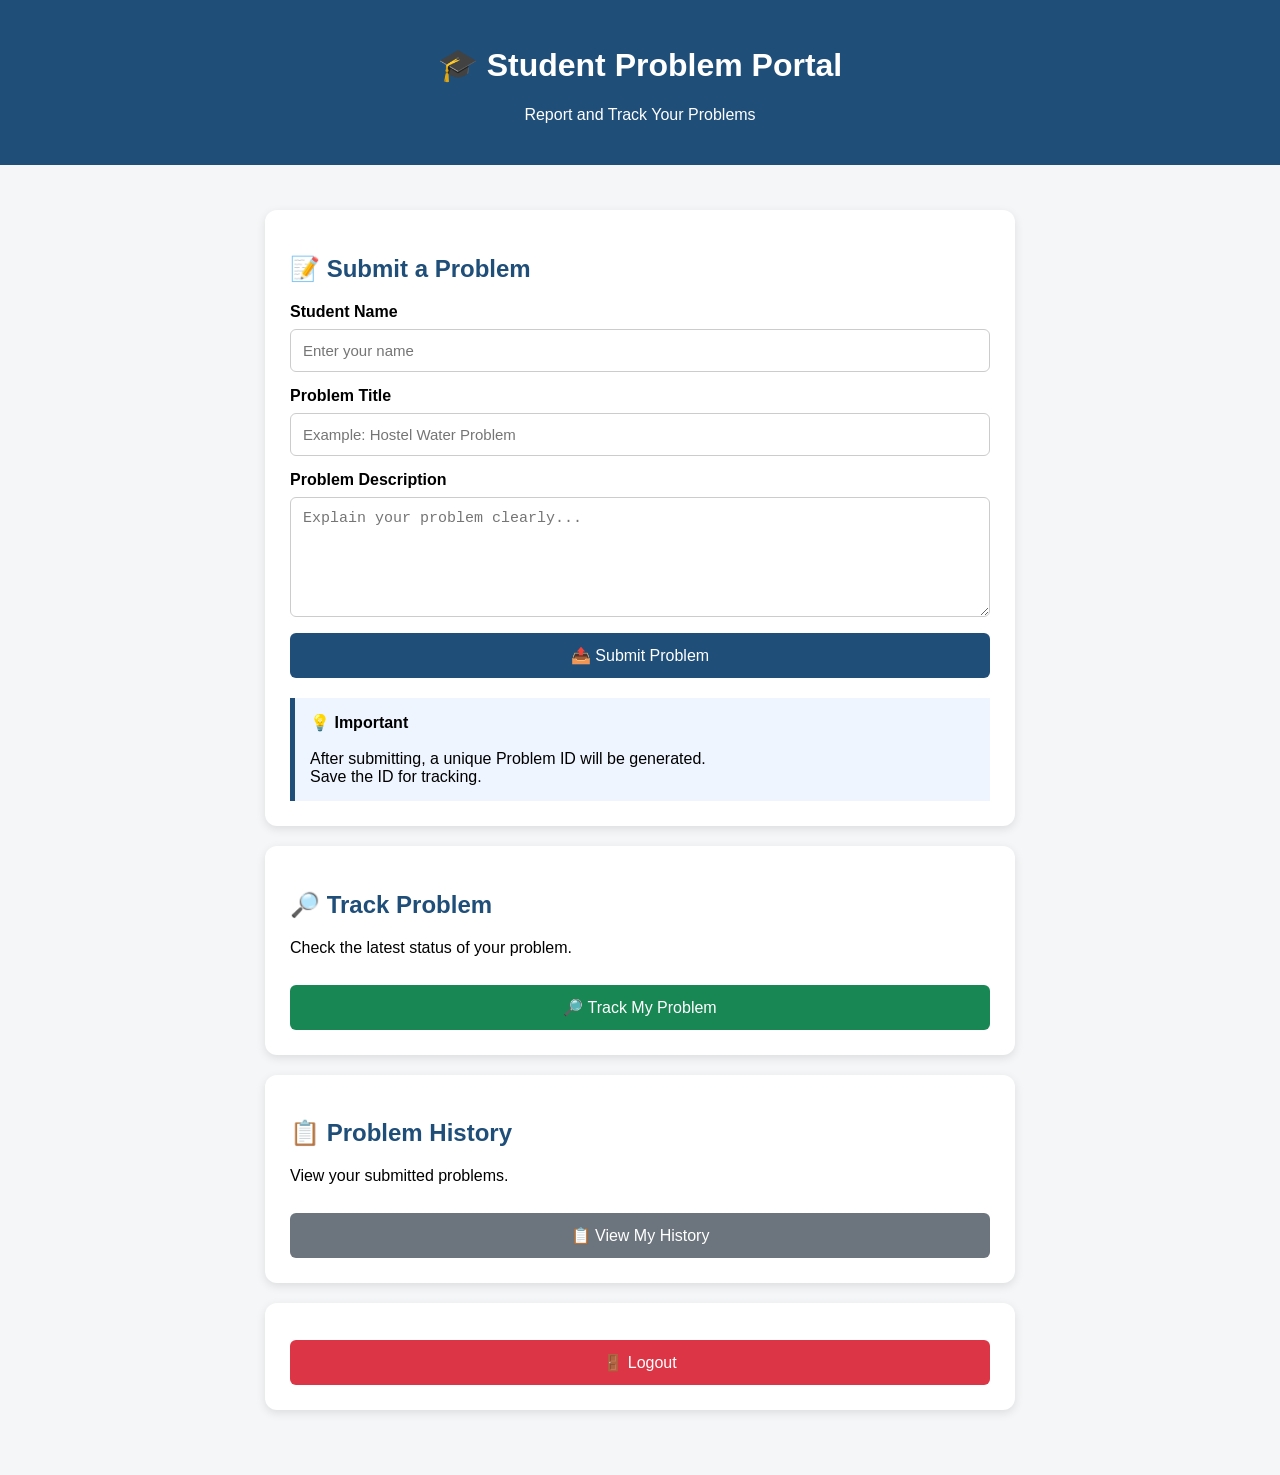
<file: student.html>
<!DOCTYPE html>
<html>
<head>

    <title>Student Portal</title>

    <style>

        body {
            font-family: Arial;
            margin: 0;
            background: #f4f6f8;
        }

        header {
            background: #1f4e79;
            color: white;
            padding: 25px;
            text-align: center;
        }

        .container {
            max-width: 750px;
            margin: 25px auto;
            padding: 20px;
        }

        .box {
            background: white;
            padding: 25px;
            margin-bottom: 20px;
            border-radius: 12px;
            box-shadow: 0 3px 10px rgba(0,0,0,0.1);
        }

        h2 {
            color: #1f4e79;
        }

        label {
            display: block;
            margin-top: 15px;
            font-weight: bold;
        }

        input,
        textarea {
            width: 100%;
            box-sizing: border-box;
            padding: 12px;
            margin-top: 8px;
            border: 1px solid #ccc;
            border-radius: 6px;
            font-size: 15px;
        }

        textarea {
            height: 120px;
        }

        button {
            width: 100%;
            padding: 13px;
            margin-top: 12px;
            border: none;
            border-radius: 6px;
            background: #1f4e79;
            color: white;
            font-size: 16px;
        }

        .track {
            background: #198754;
        }

        .history {
            background: #6c757d;
        }

        .logout {
            background: #dc3545;
        }

        .info {
            background: #eef5ff;
            padding: 15px;
            margin-top: 20px;
            border-left: 5px solid #1f4e79;
        }

    </style>

</head>


<body>


<header>

    <h1>🎓 Student Problem Portal</h1>

    <p>Report and Track Your Problems</p>

</header>


<div class="container">


    <!-- SUBMIT -->

    <div class="box">

        <h2>📝 Submit a Problem</h2>


        <label>Student Name</label>

        <input
            type="text"
            id="studentName"
            placeholder="Enter your name"
        >


        <label>Problem Title</label>

        <input
            type="text"
            id="problemTitle"
            placeholder="Example: Hostel Water Problem"
        >


        <label>Problem Description</label>

        <textarea
            id="description"
            placeholder="Explain your problem clearly..."
        ></textarea>


        <button onclick="submitProblem()">
            📤 Submit Problem
        </button>


        <div class="info">

            <b>💡 Important</b>

            <br><br>

            After submitting, a unique Problem ID
            will be generated.

            <br>

            Save the ID for tracking.

        </div>

    </div>


    <!-- TRACK -->

    <div class="box">

        <h2>🔎 Track Problem</h2>

        <p>
            Check the latest status of your problem.
        </p>

        <button
            class="track"
            onclick="openTrack()"
        >
            🔎 Track My Problem
        </button>

    </div>


    <!-- HISTORY -->

    <div class="box">

        <h2>📋 Problem History</h2>

        <p>
            View your submitted problems.
        </p>

        <button
            class="history"
            onclick="openHistory()"
        >
            📋 View My History
        </button>

    </div>


    <!-- LOGOUT -->

    <div class="box">

        <button
            class="logout"
            onclick="logout()"
        >
            🚪 Logout
        </button>

    </div>


</div>


<script>


function submitProblem() {


    var name =
        document.getElementById("studentName")
        .value
        .trim();


    var title =
        document.getElementById("problemTitle")
        .value
        .trim();


    var description =
        document.getElementById("description")
        .value
        .trim();


    if (
        name == "" ||
        title == "" ||
        description == ""
    ) {

        alert(
            "⚠️ Please fill all fields."
        );

        return;
    }


    var problems =
        JSON.parse(
            localStorage.getItem("problems")
        ) || [];


    var id;


    /* Create a unique ID */

    do {

        id =
            "SCP" +
            Math.floor(
                1000 + Math.random() * 9000
            );

    } while (
        problems.some(function(problem) {
            return problem.id == id;
        })
    );


    var problem = {

        id: id,

        name: name,

        title: title,

        description: description,

        status: "Reported",

        priority: "Medium"

    };


    problems.push(problem);


    localStorage.setItem(
        "problems",
        JSON.stringify(problems)
    );


    alert(
        "✅ Problem submitted successfully!\n\n" +
        "Problem ID: " +
        id +
        "\n\nSave this ID."
    );


    document.getElementById(
        "studentName"
    ).value = "";


    document.getElementById(
        "problemTitle"
    ).value = "";


    document.getElementById(
        "description"
    ).value = "";

}


function openTrack() {

    window.location.href =
        "track.html";

}


function openHistory() {

    window.location.href =
        "history.html";

}


function logout() {

    if (
        confirm("Are you sure you want to logout?")
    ) {

        window.location.href =
            "login.html";

    }

}


</script>


</body>
</html>
</file>
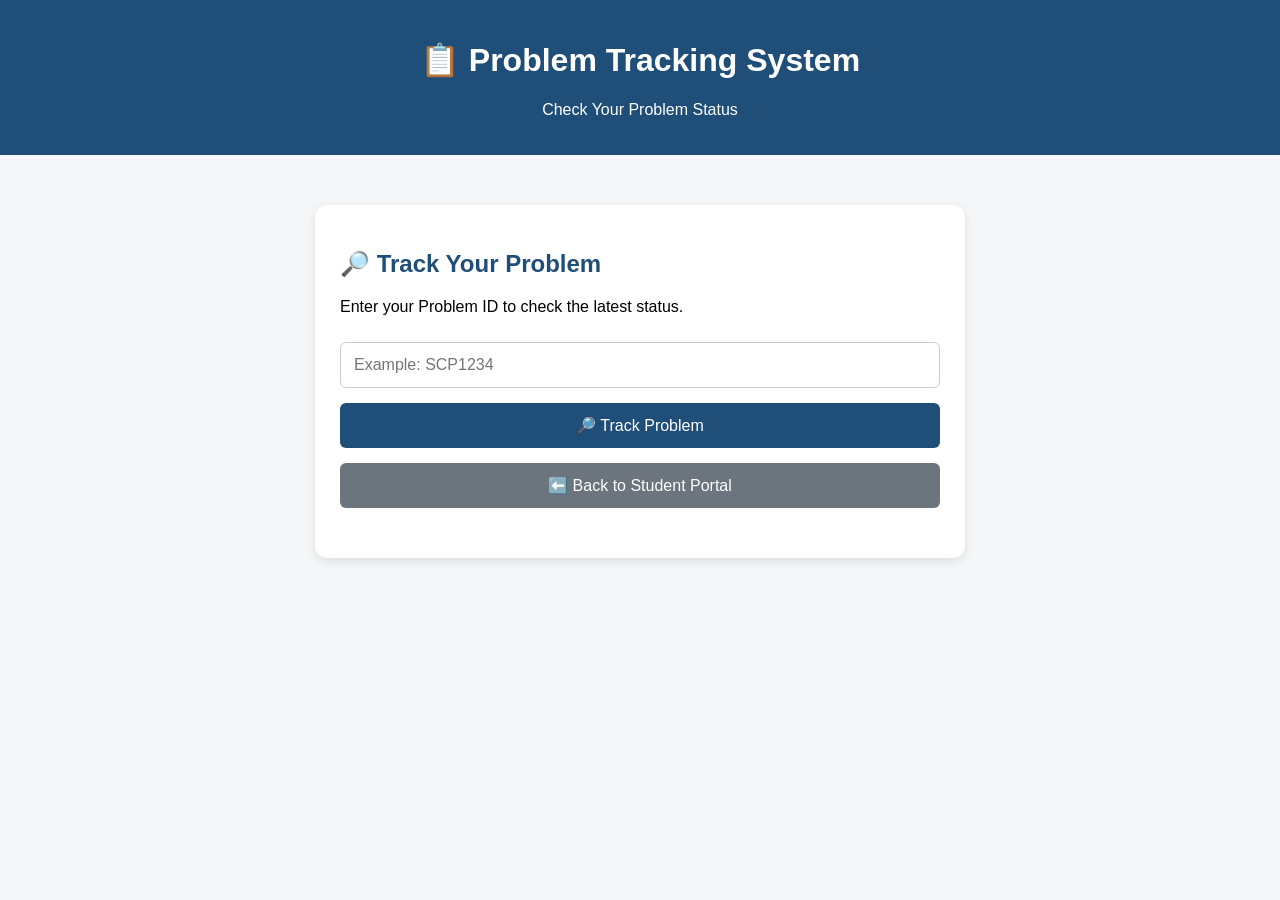
<file: track.html>
<!DOCTYPE html>
<html>
<head>

    <title>Track Problem</title>

    <style>

        body {
            font-family: Arial;
            background: #f4f6f8;
            margin: 0;
        }

        header {
            background: #1f4e79;
            color: white;
            padding: 20px;
            text-align: center;
        }

        .container {
            max-width: 650px;
            margin: 30px auto;
            padding: 20px;
        }

        .box {
            background: white;
            padding: 25px;
            border-radius: 12px;
            box-shadow: 0 3px 10px rgba(0,0,0,0.10);
        }

        h2 {
            color: #1f4e79;
        }

        input {
            width: 100%;
            padding: 13px;
            box-sizing: border-box;
            margin-top: 10px;
            border: 1px solid #ccc;
            border-radius: 6px;
            font-size: 16px;
        }

        button {
            width: 100%;
            padding: 13px;
            margin-top: 15px;
            border: none;
            border-radius: 6px;
            color: white;
            font-size: 16px;
            background: #1f4e79;
        }

        .back {
            background: #6c757d;
        }

        #result {
            margin-top: 25px;
        }

        .problem {
            background: #f8f9fa;
            padding: 20px;
            border-radius: 10px;
            border: 1px solid #ddd;
        }

        .tracker {
            display: flex;
            align-items: center;
            justify-content: center;
            margin: 30px 0;
            overflow-x: auto;
        }

        .step {
            text-align: center;
            min-width: 90px;
        }

        .circle {
            width: 45px;
            height: 45px;
            border-radius: 50%;
            background: #ccc;
            color: #555;
            display: flex;
            align-items: center;
            justify-content: center;
            margin: auto;
            font-weight: bold;
        }

        .step p {
            font-size: 12px;
            font-weight: bold;
        }

        .active .circle {
            background: #198754;
            color: white;
        }

        .active p {
            color: #198754;
        }

        .line {
            width: 45px;
            height: 4px;
            background: #ccc;
            margin-bottom: 25px;
            flex-shrink: 0;
        }

        .green-line {
            background: #198754;
        }

        .status-box {
            padding: 15px;
            border-radius: 8px;
            margin-top: 20px;
            text-align: center;
            font-size: 18px;
            font-weight: bold;
        }

        .reported {
            background: #fff3cd;
            color: #856404;
        }

        .progress {
            background: #cfe2ff;
            color: #084298;
        }

        .resolved {
            background: #d1e7dd;
            color: #0f5132;
        }

        .priority {
            background: #eef5ff;
            padding: 12px;
            margin-top: 15px;
            border-left: 5px solid #1f4e79;
        }

        .not-found {
            background: #f8d7da;
            color: #842029;
            padding: 20px;
            border-radius: 8px;
        }

    </style>

</head>


<body>


<header>

    <h1>📋 Problem Tracking System</h1>

    <p>Check Your Problem Status</p>

</header>


<div class="container">


    <div class="box">

        <h2>🔎 Track Your Problem</h2>

        <p>
            Enter your Problem ID to check the latest status.
        </p>


        <input
            type="text"
            id="searchID"
            placeholder="Example: SCP1234"
        >


        <button onclick="trackProblem()">
            🔎 Track Problem
        </button>


        <button class="back" onclick="goBack()">
            ⬅️ Back to Student Portal
        </button>


        <div id="result"></div>

    </div>


</div>


<script>


/* ============================= */
/* TRACK PROBLEM */
/* ============================= */

function trackProblem() {


    var id =
        document.getElementById("searchID")
        .value
        .trim();


    if (id == "") {

        alert("⚠️ Please enter Problem ID.");

        return;
    }


    /* Get latest problems from localStorage */

    var problems =
        JSON.parse(
            localStorage.getItem("problems")
        ) || [];


    var found = null;


    for (
        var i = 0;
        i < problems.length;
        i++
    ) {

        if (
            String(problems[i].id)
            .toUpperCase()
            ==
            id.toUpperCase()
        ) {

            found = problems[i];

            break;
        }

    }


    /* Problem not found */

    if (found == null) {

        document.getElementById("result").innerHTML =

            "<div class='not-found'>" +

            "<h3>❌ Problem Not Found</h3>" +

            "<p>" +
            "Please check your Problem ID and try again." +
            "</p>" +

            "</div>";

        return;
    }


    /* Get current status */

    var status =
        found.status || "Reported";


    var priority =
        found.priority || "Medium";


    /* Timeline */

    var reportedClass = "active";

    var progressClass = "";

    var resolvedClass = "";


    var line1 = "";

    var line2 = "";


    if (status == "In Progress") {

        progressClass = "active";

        line1 = "green-line";

    }


    if (status == "Resolved") {

        progressClass = "active";

        resolvedClass = "active";

        line1 = "green-line";

        line2 = "green-line";

    }


    /* Status message */

    var message = "";

    var statusClass = "";


    if (status == "Reported") {

        message =
            "🟡 Your problem has been reported and is waiting for review.";

        statusClass = "reported";

    }


    else if (status == "In Progress") {

        message =
            "🔵 Your problem is currently being worked on.";

        statusClass = "progress";

    }


    else if (status == "Resolved") {

        message =
            "🟢 Your problem has been resolved successfully.";

        statusClass = "resolved";

    }


    else {

        message =
            "Your problem status is: " + status;

        statusClass = "reported";

    }


    /* Display result */

    document.getElementById("result").innerHTML =


        "<div class='problem'>" +


        "<h3>📋 Problem Details</h3>" +


        "<p><b>Problem ID:</b> " +
        found.id +
        "</p>" +


        "<p><b>Student:</b> " +
        found.name +
        "</p>" +


        "<p><b>Problem Title:</b> " +
        found.title +
        "</p>" +


        "<p><b>Description:</b> " +
        found.description +
        "</p>" +


        "<h3>📊 Status Progress</h3>" +


        "<div class='tracker'>" +


        "<div class='step " +
        reportedClass +
        "'>" +

        "<div class='circle'>1</div>" +

        "<p>Reported</p>" +

        "</div>" +


        "<div class='line " +
        line1 +
        "'></div>" +


        "<div class='step " +
        progressClass +
        "'>" +

        "<div class='circle'>2</div>" +

        "<p>In Progress</p>" +

        "</div>" +


        "<div class='line " +
        line2 +
        "'></div>" +


        "<div class='step " +
        resolvedClass +
        "'>" +

        "<div class='circle'>3</div>" +

        "<p>Resolved</p>" +

        "</div>" +


        "</div>" +


        "<div class='status-box " +
        statusClass +
        "'>" +

        "Current Status: " +
        status +

        "</div>" +


        "<div class='priority'>" +

        "<b>⭐ Priority:</b> " +
        priority +

        "</div>" +


        "<div class='priority'>" +

        "<b>📢 Status Update</b>" +

        "<p>" +
        message +
        "</p>" +

        "</div>" +


        "</div>";

}


/* ============================= */
/* BACK BUTTON */
/* ============================= */

function goBack() {

    window.location.href =
        "student.html";

}


/* ============================= */
/* AUTO LOAD PROBLEM FROM URL */
/* ============================= */

window.onload = function() {


    var params =
        new URLSearchParams(
            window.location.search
        );


    var id =
        params.get("id");


    if (id != null && id != "") {


        document.getElementById(
            "searchID"
        ).value = id;


        trackProblem();

    }

};


</script>


</body>
</html>
</file>
